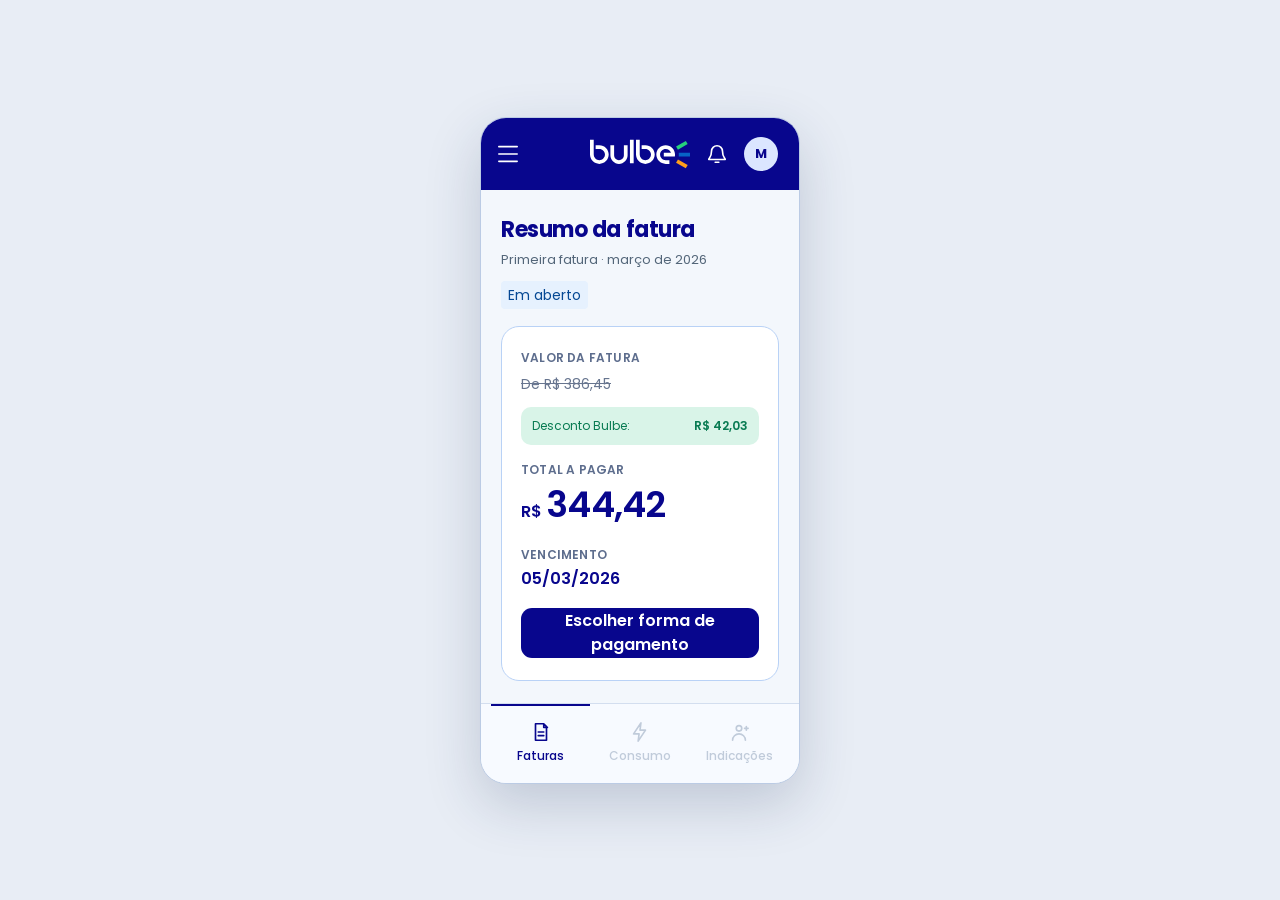
<file: index.html>
<!DOCTYPE html>
<html lang="pt-BR">
<head>
  <meta charset="UTF-8">
  <meta name="viewport" content="width=device-width, initial-scale=1.0">
  <meta http-equiv="refresh" content="0; url=pages/hu01-resumo-primeira-fatura.html">
  <title>Bulbe Acompanha | Primeira fatura</title>
  <script>
    window.location.replace('pages/hu01-resumo-primeira-fatura.html');
  </script>
</head>
<body>
  <p>Abrindo a demonstração da primeira fatura…</p>
  <p><a href="pages/hu01-resumo-primeira-fatura.html">Se a tela não abrir automaticamente, acesse a demonstração da primeira fatura.</a></p>
</body>
</html>
</file>
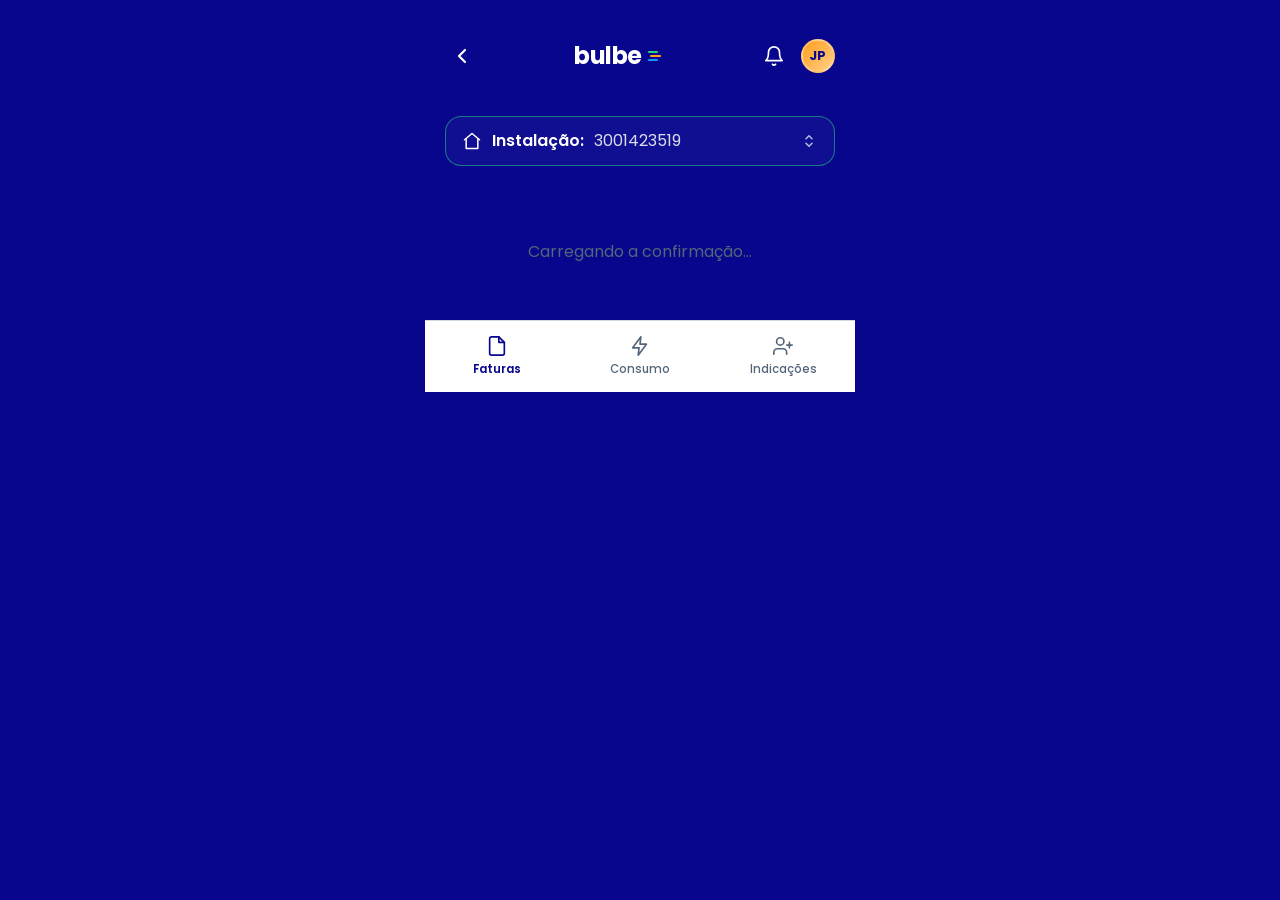
<file: pages/confirmacao-pagamento.html>
<!DOCTYPE html>
<html lang="pt-BR">
<head>
  <meta charset="UTF-8">
  <meta name="viewport" content="width=device-width, initial-scale=1.0">
  <meta name="theme-color" content="#08068D">
  <title>Bulbe | Confirmação do pagamento</title>
  <link rel="preconnect" href="https://fonts.googleapis.com">
  <link rel="preconnect" href="https://fonts.gstatic.com" crossorigin>
  <link href="https://fonts.googleapis.com/css2?family=Poppins:wght@400;500;600;700&display=swap" rel="stylesheet">
  <link rel="stylesheet" href="../assets/css/bulbe.css">
  <link rel="stylesheet" href="../assets/css/confirmacao-pagamento.css">
</head>
<body class="bulbe">
  <div class="app">

    <!-- Topo -->
    <header class="app-topo">
      <a class="app-topo__botao" href="../index.html" aria-label="Voltar para minhas faturas">
        <svg width="24" height="24" viewBox="0 0 24 24" fill="none" stroke="currentColor" stroke-width="2.2" stroke-linecap="round" stroke-linejoin="round">
          <path d="m14 6-6 6 6 6"/>
        </svg>
      </a>

      <p class="logo">
        bulbe
        <svg width="18" height="18" viewBox="0 0 18 18" fill="none" aria-hidden="true">
          <path d="M3 5h8" stroke="#26D07C" stroke-width="2.2" stroke-linecap="round"/>
          <path d="M5 9h9" stroke="#FF9E1B" stroke-width="2.2" stroke-linecap="round"/>
          <path d="M3 13h8" stroke="#0D99FF" stroke-width="2.2" stroke-linecap="round"/>
        </svg>
        <span class="visualmente-oculto">Bulbe Energia</span>
      </p>

      <div style="display:flex;align-items:center;gap:10px">
        <button class="app-topo__botao" type="button" aria-label="Notificações">
          <svg width="22" height="22" viewBox="0 0 24 24" fill="none" stroke="currentColor" stroke-width="1.8" stroke-linecap="round" stroke-linejoin="round">
            <path d="M18 8A6 6 0 1 0 6 8c0 7-3 9-3 9h18s-3-2-3-9"/>
            <path d="M13.7 21a2 2 0 0 1-3.4 0"/>
          </svg>
        </button>
        <p class="avatar" id="avatar" aria-hidden="true">JP</p>
      </div>
    </header>

    <!-- Instalação -->
    <p class="instalacao">
      <svg width="20" height="20" viewBox="0 0 24 24" fill="none" stroke="currentColor" stroke-width="1.8" stroke-linecap="round" stroke-linejoin="round" aria-hidden="true">
        <path d="M3 10.5 12 3l9 7.5"/><path d="M5 9.5V21h14V9.5"/>
      </svg>
      <strong>Instalação:</strong> <span id="instalacao-numero">3001423519</span>
      <svg class="instalacao__seta" width="18" height="18" viewBox="0 0 24 24" fill="none" stroke="currentColor" stroke-width="2" stroke-linecap="round" stroke-linejoin="round" aria-hidden="true">
        <path d="m8 9 4-4 4 4"/><path d="m16 15-4 4-4-4"/>
      </svg>
    </p>

    <main id="conteudo">
      <p class="estado" id="estado">Carregando a confirmação…</p>
    </main>

    <!-- Navegação -->
    <nav class="app-nav" aria-label="Navegação principal">
      <a href="../index.html" aria-current="page">
        <svg width="22" height="22" viewBox="0 0 24 24" fill="none" stroke="currentColor" stroke-width="1.8" stroke-linecap="round" stroke-linejoin="round" aria-hidden="true">
          <path d="M14 2H6a2 2 0 0 0-2 2v16a2 2 0 0 0 2 2h12a2 2 0 0 0 2-2V8z"/><path d="M14 2v6h6"/>
        </svg>
        Faturas
      </a>
      <a href="../index.html">
        <svg width="22" height="22" viewBox="0 0 24 24" fill="none" stroke="currentColor" stroke-width="1.8" stroke-linecap="round" stroke-linejoin="round" aria-hidden="true">
          <path d="M13 2 4 14h7l-1 8 9-12h-7z"/>
        </svg>
        Consumo
      </a>
      <a href="../index.html">
        <svg width="22" height="22" viewBox="0 0 24 24" fill="none" stroke="currentColor" stroke-width="1.8" stroke-linecap="round" stroke-linejoin="round" aria-hidden="true">
          <path d="M16 21v-2a4 4 0 0 0-4-4H6a4 4 0 0 0-4 4v2"/><circle cx="9" cy="7" r="4"/><path d="M19 8v6M22 11h-6"/>
        </svg>
        Indicações
      </a>
    </nav>

  </div>

  <script type="module" src="../assets/js/confirmacao-pagamento.js"></script>
</body>
</html>
</file>
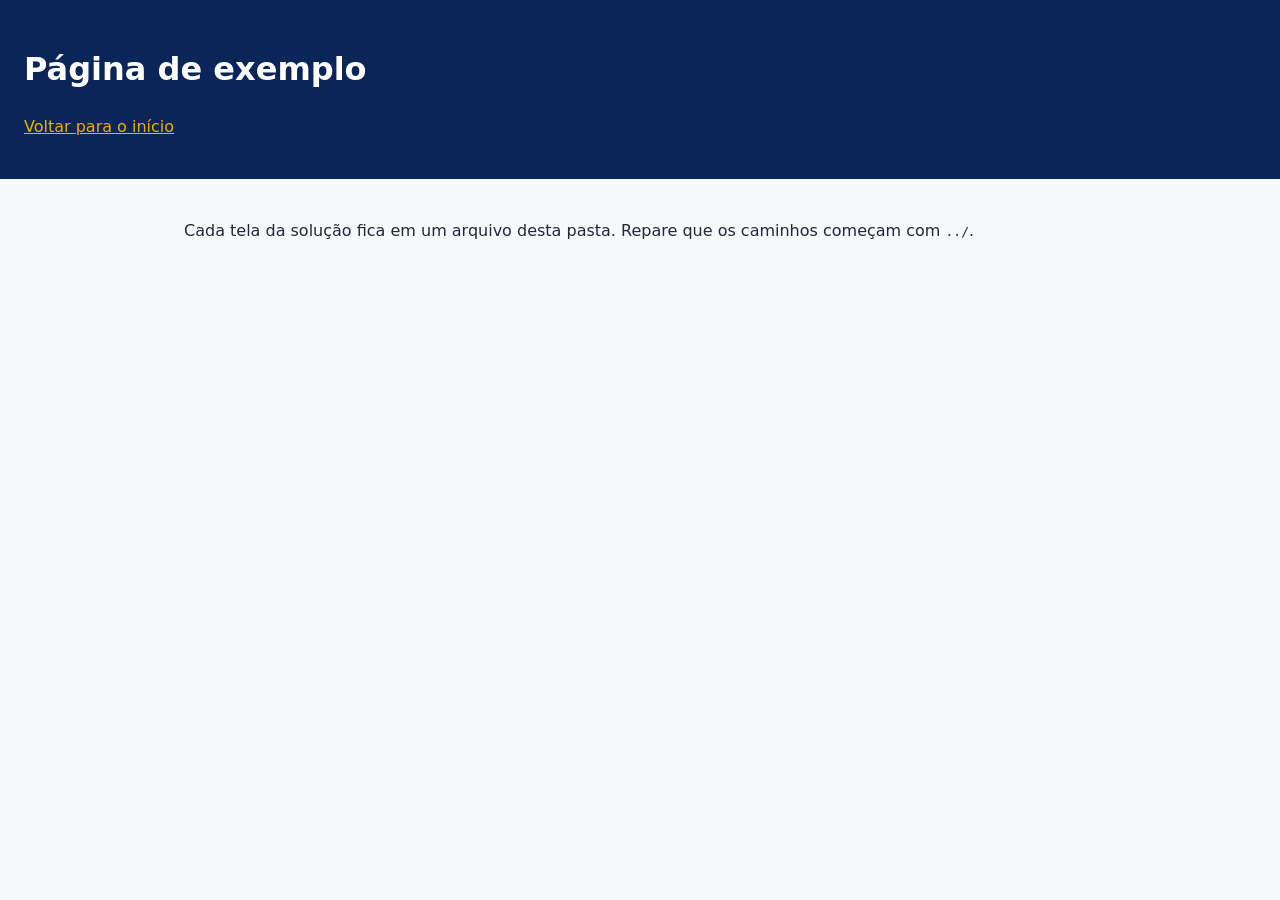
<file: pages/exemplo.html>
<!DOCTYPE html>
<html lang="pt-BR">
<head>
  <meta charset="UTF-8">
  <meta name="viewport" content="width=device-width, initial-scale=1.0">
  <title>Bulbe | Página de exemplo</title>
  <link rel="stylesheet" href="../assets/css/style.css">
</head>
<body>
  <header class="topo">
    <h1>Página de exemplo</h1>
    <p><a href="../index.html">Voltar para o início</a></p>
  </header>
  <main>
    <p>Cada tela da solução fica em um arquivo desta pasta. Repare que os caminhos começam com <code>../</code>.</p>
  </main>
</body>
</html>
</file>
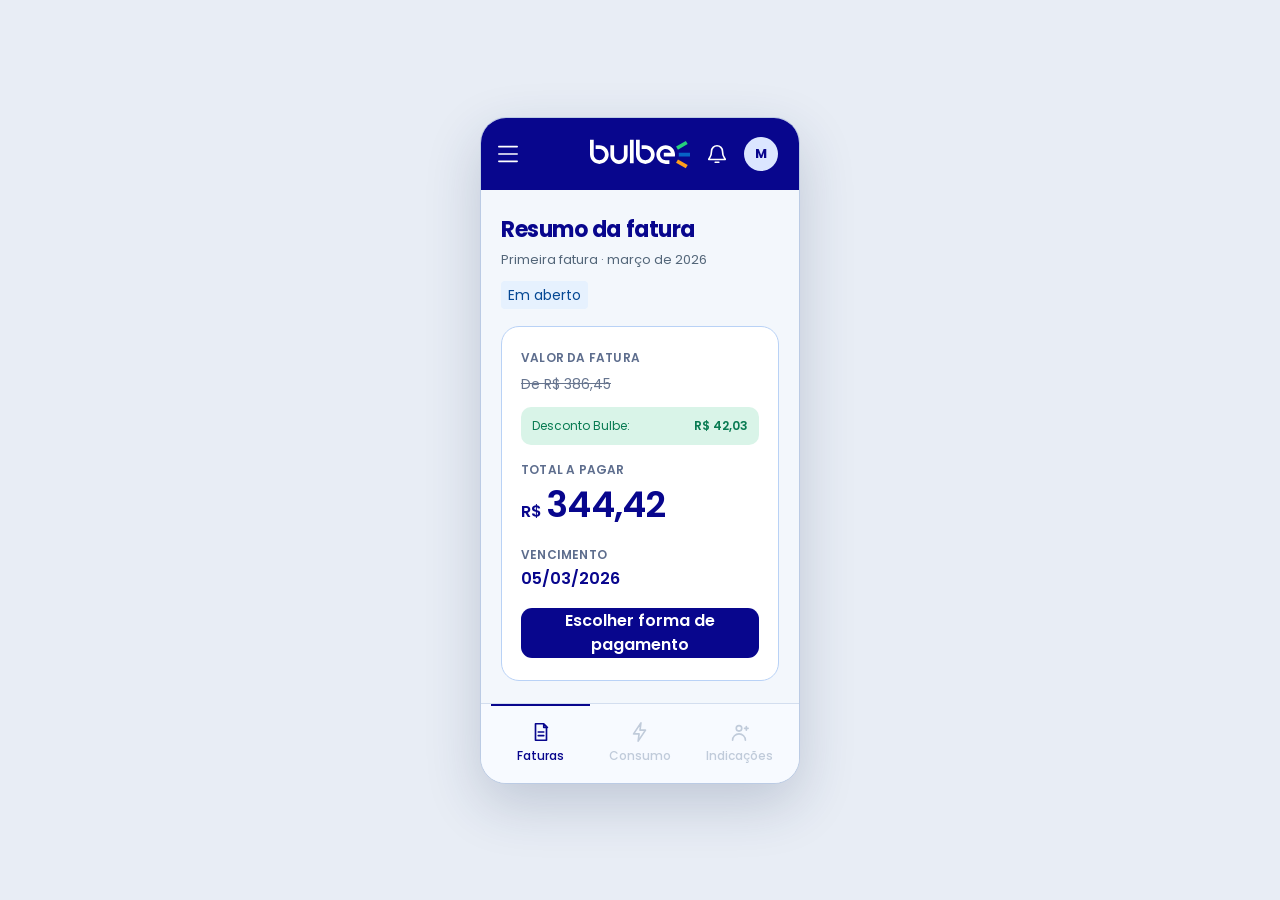
<file: pages/hu01-resumo-primeira-fatura.html>
<!DOCTYPE html>
<html lang="pt-BR">
<head>
  <meta charset="UTF-8">
  <meta name="viewport" content="width=device-width, initial-scale=1.0, viewport-fit=cover">
  <meta name="theme-color" content="#08068d">
  <title>Bulbe | Resumo da primeira fatura</title>
  <link rel="stylesheet" href="../assets/css/app-shell.css?v=bulbe-type-2">
  <link rel="stylesheet" href="../assets/css/hu01.css?v=hu01-tipografia-3">
  <link rel="stylesheet" href="../assets/css/typography.css?v=bulbe-type-2">
</head>
<body class="app-page">
  <div class="app-shell" aria-label="Aplicativo Bulbe">
    <header class="app-header">
      <button class="icon-button menu-button" type="button" data-action="menu" aria-label="Menu">
        <svg viewBox="0 0 24 24" aria-hidden="true"><path d="M2 4h20M2 12h20M2 20h20" /></svg>
      </button>

      <a class="brand" href="../index.html" aria-label="Bulbe, página inicial">
        <span class="brand-name">bulbe</span><span class="brand-mark" aria-hidden="true"><i></i><i></i><i></i></span>
      </a>

      <div class="header-actions">
        <button class="icon-button" type="button" data-action="notifications" aria-label="Notificações">
          <svg viewBox="0 0 24 24" aria-hidden="true"><path d="M18 9a6 6 0 0 0-12 0c0 7-3 7-3 9h18c0-2-3-2-3-9M10 21h4" /></svg>
        </button>
        <button class="profile-button" type="button" data-action="profile" aria-label="Perfil de Marina">M</button>
      </div>
    </header>

    <main class="screen-content">
      <section class="screen-heading" aria-labelledby="screen-title">
        <h1 id="screen-title">Resumo da fatura</h1>
        <p data-field="referencia">—</p>
        <span class="status-pill" id="invoice-status" data-field="status">—</span>
      </section>

      <section class="invoice-card" aria-labelledby="invoice-card-title">
        <h2 id="invoice-card-title" class="sr-only">Valor da primeira fatura</h2>

        <div class="label-row">
          <span>Valor da fatura</span>
        </div>
        <p class="original-value" id="original-value" data-field="original">—</p>

        <div class="discount-row">
          <span>Desconto Bulbe:</span>
          <strong id="discount-value" data-field="desconto">—</strong>
        </div>

        <div class="total-block">
          <span class="total-label">Total a pagar</span>
          <strong class="total-value" id="total-value" data-field="total">—</strong>
        </div>

        <div class="due-date">
          <span>Vencimento</span>
          <strong id="due-date" data-field="vencimento">—</strong>
        </div>

        <button class="primary-button" type="button" data-action="payment" data-requires-invoice disabled>Escolher forma de pagamento</button>
      </section>

      <section class="composition-card" aria-labelledby="composition-title">
        <div>
          <h2 id="composition-title">Composição da fatura</h2>
          <p>Entenda como o valor foi calculado.</p>
        </div>
        <button class="secondary-button" type="button" data-action="details">Ver detalhes da fatura</button>
      </section>

    </main>

    <nav class="bottom-nav" aria-label="Navegação principal">
      <button class="nav-item is-active" type="button" data-tab="faturas" aria-current="page">
        <svg viewBox="0 0 24 24" aria-hidden="true"><path d="M6 3h9l3 3v15H6zM15 3v4h4M9 12h6M9 16h6" /></svg>
        <span>Faturas</span>
      </button>
      <button class="nav-item" type="button" data-tab="consumo">
        <svg viewBox="0 0 24 24" aria-hidden="true"><path d="m13 2-8 12h6l-1 8 8-12h-6z" /></svg>
        <span>Consumo</span>
      </button>
      <button class="nav-item" type="button" data-tab="indicacoes">
        <svg viewBox="0 0 24 24" aria-hidden="true"><circle cx="12" cy="8" r="3" /><path d="M5 21a7 7 0 0 1 14 0M18 8h4M20 6v4" /></svg>
        <span>Indicações</span>
      </button>
    </nav>
    <p class="screen-feedback" id="screen-feedback" role="status" aria-live="polite"></p>
  </div>

  <script type="module" src="../assets/js/hu01.js?v=valor-figma-1"></script>
</body>
</html>
</file>
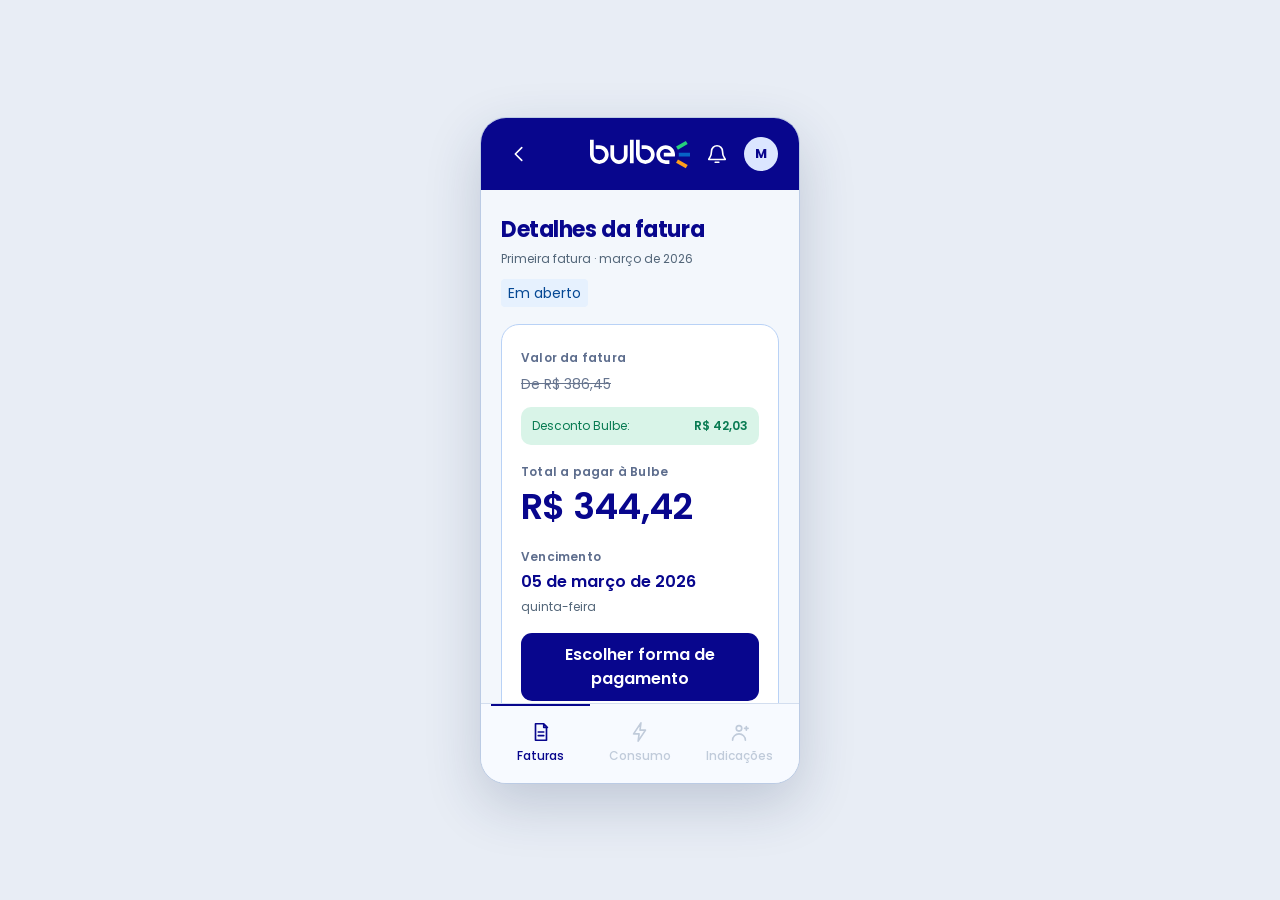
<file: pages/hu02-composicao-vencimento.html>
<!DOCTYPE html>
<html lang="pt-BR">
<head>
  <meta charset="UTF-8">
  <meta name="viewport" content="width=device-width, initial-scale=1.0, viewport-fit=cover">
  <title>Bulbe – Fatura</title>
<link rel="stylesheet" href="../assets/css/hu02.css?v=bulbe-type-2">
  <link rel="stylesheet" href="../assets/css/app-shell.css?v=bulbe-type-2">
  <link rel="stylesheet" href="../assets/css/typography.css?v=bulbe-type-2">
</head>
<body class="app-page">
  <div class="app-shell" aria-label="Aplicativo Bulbe">

    <!-- Cabeçalho (comum às duas telas) -->
    <header class="app-header">
      <button class="icon-button" type="button" data-action="back" id="btn-voltar-topo" aria-label="Voltar">
        <svg viewBox="0 0 24 24" aria-hidden="true"><path d="M15 5 8 12l7 7" /></svg>
      </button>

      <a class="brand" href="../index.html" aria-label="Bulbe, página inicial">
        <span class="brand-name">bulbe</span><span class="brand-mark" aria-hidden="true"><i></i><i></i><i></i></span>
      </a>

      <div class="header-actions">
        <button class="icon-button" type="button" data-action="notifications" aria-label="Notificações">
          <svg viewBox="0 0 24 24" aria-hidden="true"><path d="M18 9a6 6 0 0 0-12 0c0 7-3 7-3 9h18c0-2-3-2-3-9M10 21h4" /></svg>
        </button>
        <button class="profile-button" type="button" data-action="profile" aria-label="Perfil de Marina">M</button>
      </div>
    </header>

    <main class="screen-content">

      <!-- ============ TELA 1: Detalhes da fatura ============ -->
      <section class="tela ativa" id="tela-detalhes">
        <h1 class="titulo">Detalhes da fatura</h1>
        <p class="subtitulo" data-field="referencia">—</p>
        <span class="status-pill" data-field="status">—</span>

        <div class="card resumo-fatura">
          <span class="rotulo-caps">Valor da fatura</span>
          <p class="valor-de" data-field="original">—</p>

          <div class="economia">
            <span>Desconto Bulbe:</span>
            <strong data-field="desconto">—</strong>
          </div>

          <div class="total-detalhes">
            <span class="rotulo-caps">Total a pagar à Bulbe</span>
            <p class="valor-por" data-field="total">—</p>
          </div>

          <div class="vencimento">
            <span class="vencimento-rotulo">Vencimento</span>
            <span class="vencimento-data" data-field="vencimentoLongo">—</span>
            <span class="vencimento-dia" data-field="diaSemana">—</span>
          </div>

          <button class="btn btn-primario" data-requires-invoice disabled>Escolher forma de pagamento</button>
        </div>

        <button class="btn btn-secundario" id="btn-ver-composicao">Ver composição da fatura</button>

        <div class="card">
          <h2 class="card-titulo">Como funciona sua primeira cobrança?</h2>
          <p class="texto-cinza">Entenda como seu consumo e seu desconto entram na fatura.</p>

          <div class="passo">
            <p class="passo-titulo">1 · A CEMIG lê seu medidor</p>
            <p class="texto-cinza">A CEMIG continua medindo seu consumo de energia.</p>
          </div>
          <div class="passo">
            <p class="passo-titulo">2 · A Bulbe aplica seu desconto</p>
            <p class="texto-cinza">Parte da energia vem das usinas da Bulbe com desconto. Assim você economiza.</p>
          </div>
          <div class="passo">
            <p class="passo-titulo">3 · Você paga só para a Bulbe</p>
            <p class="texto-cinza">Você paga uma única fatura à Bulbe, que inclui e repassa a parte da CEMIG.</p>
          </div>
          <div class="passo">
            <p class="passo-titulo">4 · Por que a primeira é diferente?</p>
            <p class="texto-cinza">Ela pode incluir dias proporcionais à sua entrada e ajustes no desconto.</p>
          </div>
        </div>

        <p class="rodape-aviso">Dados ilustrativos do protótipo.</p>
      </section>

      <!-- ============ TELA 2: Composição da fatura ============ -->
      <section class="tela" id="tela-composicao">
        <h1 class="titulo">Composição da fatura</h1>
        <p class="subtitulo" data-field="referencia">—</p>

        <div class="card">
          <h2 class="card-titulo">Energia que você usou</h2>
          <p class="texto-cinza">Cobrança de energia antes do desconto Bulbe.</p>
          <div class="divisor"></div>
          <div class="linha">
            <span class="linha-forte">Subtotal de energia</span>
            <span class="valor-forte" data-field="energia">—</span>
          </div>
          <p class="texto-cinza">O desconto Bulbe aparece separado abaixo e já está incluído no total a pagar.</p>
        </div>

        <div class="card">
          <h2 class="card-titulo">Taxas e impostos obrigatórios</h2>
          <p class="texto-cinza">Incluem iluminação pública e tributos sobre a energia.</p>
          <div class="linha">
            <span class="texto-cinza">Iluminação pública</span>
            <span class="valor-forte" data-field="iluminacao">—</span>
          </div>
          <div class="linha">
            <span class="texto-cinza">PIS/COFINS</span>
            <span class="valor-forte" data-field="tributos">—</span>
          </div>
          <div class="divisor"></div>
          <div class="linha">
            <span class="linha-forte">Subtotal de taxas</span>
            <span class="valor-forte" data-field="taxas">—</span>
          </div>
          <p class="texto-cinza">PIS/COFINS são tributos federais incluídos na cobrança.</p>
        </div>

        <div class="card">
          <h2 class="card-titulo verde">Desconto</h2>
          <p class="texto-cinza">Este valor já foi abatido do total.</p>
          <div class="linha">
            <span class="texto-cinza">Desconto Bulbe</span>
            <span class="valor-verde" data-field="descontoMenos">—</span>
          </div>
        </div>

        <div class="card">
          <h2 class="card-titulo">Resumo do cálculo</h2>
          <div class="linha">
            <span class="texto-cinza">Energia</span>
            <span class="valor-forte" data-field="energia">—</span>
          </div>
          <div class="linha">
            <span class="texto-cinza">Taxas e impostos</span>
            <span class="valor-forte" data-field="taxasSoma">—</span>
          </div>
          <div class="linha">
            <span class="texto-cinza">Desconto</span>
            <span class="valor-verde" data-field="descontoMenos">—</span>
          </div>
          <div class="divisor"></div>
          <div class="linha">
            <span class="linha-forte">Total a pagar</span>
            <span class="total" data-field="total">—</span>
          </div>
          <p class="vencimento-resumo" data-field="vencimentoResumo">—</p>
        </div>

        <button class="btn btn-primario" data-requires-invoice disabled>Escolher forma de pagamento</button>
        <button class="btn btn-secundario" id="btn-voltar-detalhes">Voltar para detalhes e vencimento</button>

        <p class="rodape-aviso">Dados ilustrativos do protótipo.</p>
      </section>

    </main>

    <!-- Menu inferior (comum às duas telas) -->
    <nav class="bottom-nav" aria-label="Navegação principal">
      <button class="nav-item is-active" type="button" data-tab="faturas" aria-current="page">
        <svg viewBox="0 0 24 24" aria-hidden="true"><path d="M6 3h9l3 3v15H6zM15 3v4h4M9 12h6M9 16h6" /></svg>
        <span>Faturas</span>
      </button>
      <button class="nav-item" type="button" data-tab="consumo">
        <svg viewBox="0 0 24 24" aria-hidden="true"><path d="m13 2-8 12h6l-1 8 8-12h-6z" /></svg>
        <span>Consumo</span>
      </button>
      <button class="nav-item" type="button" data-tab="indicacoes">
        <svg viewBox="0 0 24 24" aria-hidden="true"><circle cx="12" cy="8" r="3" /><path d="M5 21a7 7 0 0 1 14 0M18 8h4M20 6v4" /></svg>
        <span>Indicações</span>
      </button>
    </nav>

  </div>

  <script type="module" src="../assets/js/hu02.js?v=fluxo-1"></script>
</body>
</html>
</file>
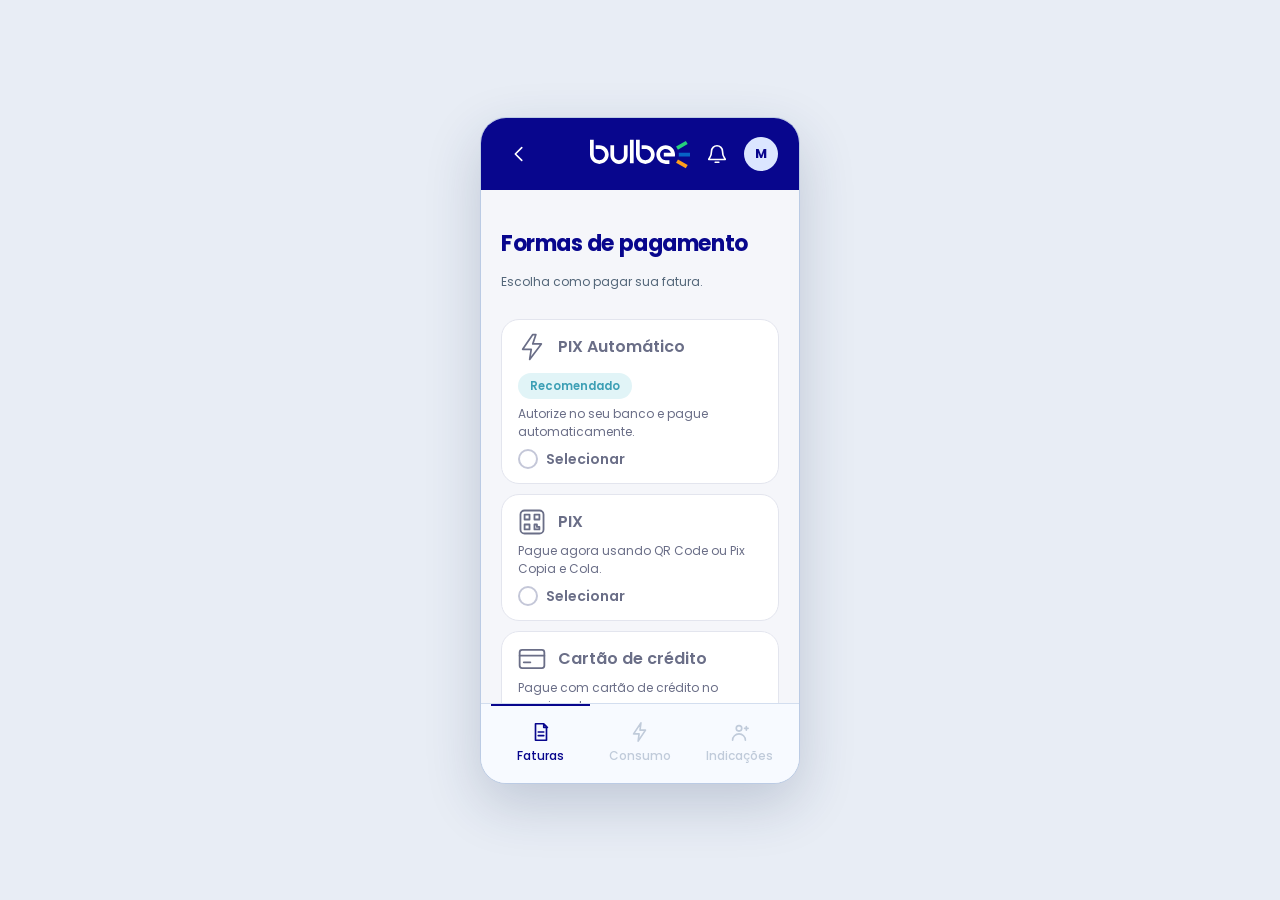
<file: pages/hu03-formas-pagamento.html>
<!DOCTYPE html>
<html lang="pt-BR">
<head>
  <meta charset="UTF-8">
  <meta name="viewport" content="width=device-width, initial-scale=1.0, viewport-fit=cover">
  <title>Bulbe | Formas de pagamento</title>
  <link rel="stylesheet" href="../assets/css/hu03.css?v=cards-largura-1">
  <link rel="stylesheet" href="../assets/css/app-shell.css?v=bulbe-type-2">
  <script type="module" src="../assets/js/hu03.js?v=fluxo-1"></script>
  <link rel="stylesheet" href="../assets/css/typography.css?v=bulbe-type-2">
</head>
<body class="app-page">
  <div class="app-shell" aria-label="Aplicativo Bulbe">
    <header class="app-header">
      <button class="icon-button" type="button" data-action="back" id="voltar" aria-label="Voltar">
        <svg viewBox="0 0 24 24" aria-hidden="true"><path d="M15 5 8 12l7 7" /></svg>
      </button>

      <a class="brand" href="../index.html" aria-label="Bulbe, página inicial">
        <span class="brand-name">bulbe</span><span class="brand-mark" aria-hidden="true"><i></i><i></i><i></i></span>
      </a>

      <div class="header-actions">
        <button class="icon-button" type="button" data-action="notifications" id="notificacoes" aria-label="Notificações">
          <svg viewBox="0 0 24 24" aria-hidden="true"><path d="M18 9a6 6 0 0 0-12 0c0 7-3 7-3 9h18c0-2-3-2-3-9M10 21h4" /></svg>
        </button>
        <button class="profile-button" type="button" data-action="profile" id="perfil" aria-label="Perfil de Marina">M</button>
      </div>
    </header>

    <main class="screen-content">
      <h1>Formas de pagamento</h1>
      <p class="subtitulo">Escolha como pagar sua fatura.</p>

      <form id="formulario">
        <fieldset>
          <legend class="somente-leitor">Escolha uma forma de pagamento</legend>

          <label class="opcao">
            <input type="radio" name="pagamento" value="automatico" checked>
            <span class="conteudo">
              <span class="linha-titulo">
                <svg class="icone" viewBox="0 0 32 36" aria-hidden="true">
                  <path d="m17 2-13 19h11l-2 13L28 14H17l4-12Z"/>
                </svg>
                <strong>PIX Automático</strong>
                <span class="recomendado">Recomendado</span>
              </span>
              <span class="descricao">Autorize no seu banco e pague automaticamente.</span>
              <span class="selecao">
                <span class="circulo"></span>
                <span class="texto-selecao">Selecionado</span>
              </span>
            </span>
          </label>

          <label class="opcao">
            <input type="radio" name="pagamento" value="pix">
            <span class="conteudo">
              <span class="linha-titulo">
                <svg class="icone" viewBox="0 0 34 34" aria-hidden="true">
                  <rect x="3" y="3" width="28" height="28" rx="5"/>
                  <path d="M8 8h6v6H8zM20 8h6v6h-6zM8 20h6v6H8zM20 20h3v3h3v3h-6z"/>
                </svg>
                <strong>PIX</strong>
              </span>
              <span class="descricao">Pague agora usando QR Code ou Pix Copia e Cola.</span>
              <span class="selecao">
                <span class="circulo"></span>
                <span class="texto-selecao">Selecionar</span>
              </span>
            </span>
          </label>

          <label class="opcao">
            <input type="radio" name="pagamento" value="credito">
            <span class="conteudo">
              <span class="linha-titulo">
                <svg class="icone" viewBox="0 0 34 28" aria-hidden="true">
                  <rect x="2" y="3" width="30" height="22" rx="3"/>
                  <path d="M2 10h30M7 18h8"/>
                </svg>
                <strong>Cartão de crédito</strong>
              </span>
              <span class="descricao">Pague com cartão de crédito no vencimento.</span>
              <span class="selecao">
                <span class="circulo"></span>
                <span class="texto-selecao">Selecionar</span>
              </span>
            </span>
          </label>

          <label class="opcao">
            <input type="radio" name="pagamento" value="debito">
            <span class="conteudo">
              <span class="linha-titulo">
                <svg class="icone" viewBox="0 0 34 28" aria-hidden="true">
                  <rect x="2" y="3" width="30" height="22" rx="3"/>
                  <path d="M2 10h30M7 18h8"/>
                </svg>
                <strong>Cartão de débito</strong>
              </span>
              <span class="descricao">Pague com cartão de débito no vencimento.</span>
              <span class="selecao">
                <span class="circulo"></span>
                <span class="texto-selecao">Selecionar</span>
              </span>
            </span>
          </label>

          <label class="opcao">
            <input type="radio" name="pagamento" value="boleto">
            <span class="conteudo">
              <span class="linha-titulo">
                <svg class="icone" viewBox="0 0 32 36" aria-hidden="true">
                  <rect x="6" y="2" width="21" height="32" rx="2"/>
                  <path d="M11 7v22M16 7v22M21 7v22"/>
                </svg>
                <strong>Boleto bancário</strong>
              </span>
              <span class="descricao">Receba no e-mail e pague em qualquer banco.</span>
              <span class="selecao">
                <span class="circulo"></span>
                <span class="texto-selecao">Selecionar</span>
              </span>
            </span>
          </label>
        </fieldset>

        <button type="submit" data-requires-invoice disabled class="botao-principal">Continuar</button>

        <p class="rodape">Você pode mudar a forma de pagamento depois.</p>
      </form>
    </main>

    <!-- Menu inferior -->
    <nav class="bottom-nav" aria-label="Navegação principal">
      <button class="nav-item is-active" type="button" data-tab="faturas" id="menu-faturas" aria-current="page">
        <svg viewBox="0 0 24 24" aria-hidden="true"><path d="M6 3h9l3 3v15H6zM15 3v4h4M9 12h6M9 16h6" /></svg>
        <span>Faturas</span>
      </button>
      <button class="nav-item" type="button" data-tab="consumo" id="menu-consumo">
        <svg viewBox="0 0 24 24" aria-hidden="true"><path d="m13 2-8 12h6l-1 8 8-12h-6z" /></svg>
        <span>Consumo</span>
      </button>
      <button class="nav-item" type="button" data-tab="indicacoes" id="menu-indicacoes">
        <svg viewBox="0 0 24 24" aria-hidden="true"><circle cx="12" cy="8" r="3" /><path d="M5 21a7 7 0 0 1 14 0M18 8h4M20 6v4" /></svg>
        <span>Indicações</span>
      </button>
    </nav>
  </div>

</body>
</html>
</file>
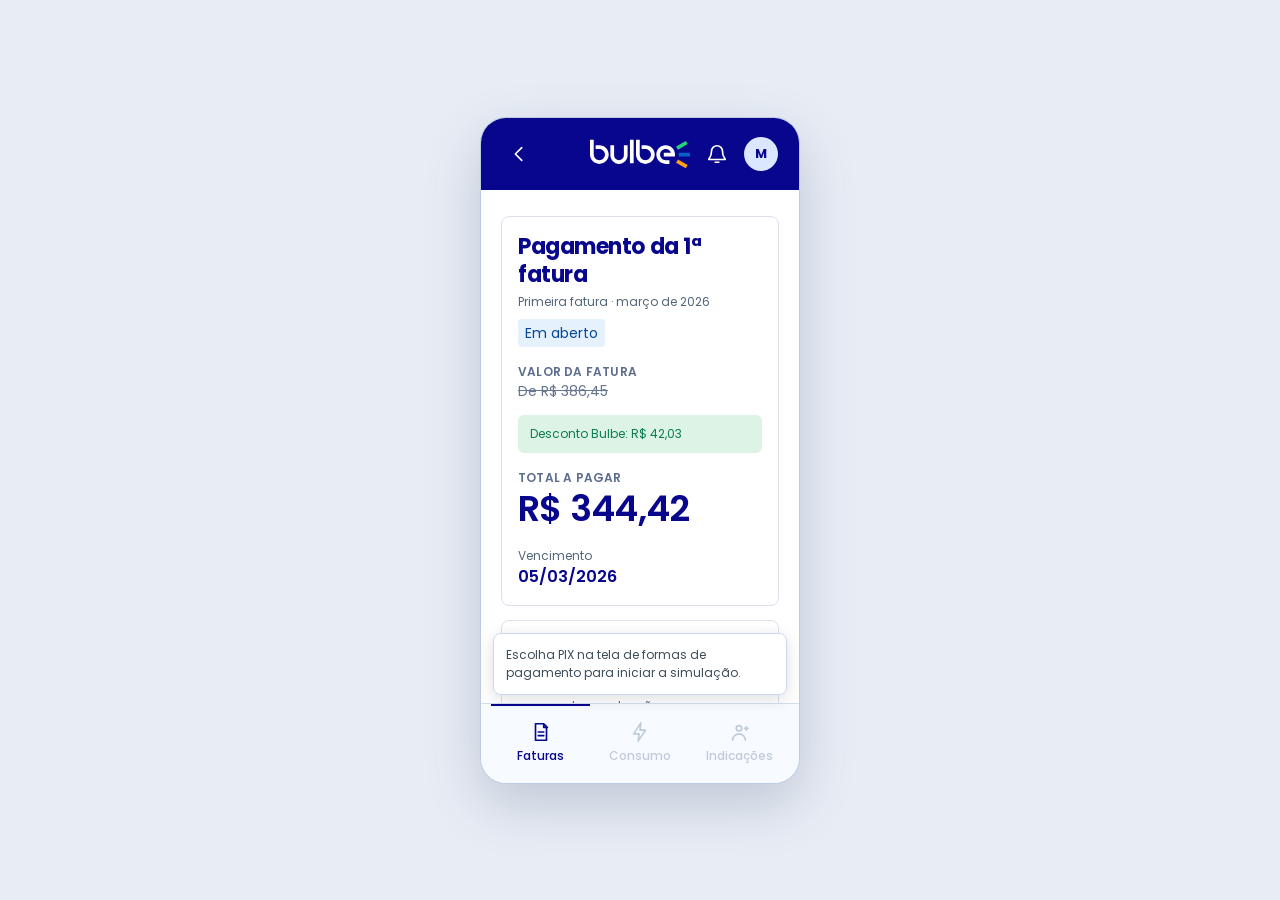
<file: pages/hu04-pagamento-pix.html>
<!doctype html>
<html lang="pt-BR">
<head>
<meta charset="utf-8">
<meta name="viewport" content="width=device-width, initial-scale=1, viewport-fit=cover">
<title>Bulbe Acompanha — Pagamento via PIX</title>
<link rel="stylesheet" href="../assets/css/hu04.css?v=bulbe-type-2">
<link rel="stylesheet" href="../assets/css/app-shell.css?v=bulbe-type-2">
  <link rel="stylesheet" href="../assets/css/typography.css?v=bulbe-type-2">
</head>
<body class="app-page">
<div class="app-shell" aria-label="Aplicativo Bulbe">
    <header class="app-header">
      <button class="icon-button" type="button" data-action="back" aria-label="Voltar">
        <svg viewBox="0 0 24 24" aria-hidden="true"><path d="M15 5 8 12l7 7" /></svg>
      </button>

      <a class="brand" href="../index.html" aria-label="Bulbe, página inicial">
        <span class="brand-name">bulbe</span><span class="brand-mark" aria-hidden="true"><i></i><i></i><i></i></span>
      </a>

      <div class="header-actions">
        <button class="icon-button" type="button" data-action="notifications" aria-label="Notificações">
          <svg viewBox="0 0 24 24" aria-hidden="true"><path d="M18 9a6 6 0 0 0-12 0c0 7-3 7-3 9h18c0-2-3-2-3-9M10 21h4" /></svg>
        </button>
        <button class="profile-button" type="button" data-action="profile" aria-label="Perfil de Marina">M</button>
      </div>
    </header>

  <main class="screen-content">
    <section class="card">
      <div class="linha">
        <div><h1>Pagamento da 1ª fatura</h1><p class="sub" data-field="referencia">—</p></div>
        <span class="status-pill" data-field="status">—</span>
      </div>
      <div><span class="rot">Valor da fatura</span><div class="de" data-field="original">—</div></div>
      <div class="desc" data-field="descontoTexto">—</div>
      <div><span class="rot">Total a pagar</span><div class="total" data-field="total">—</div></div>
      <div><span class="sub">Vencimento</span><div class="venc" data-field="vencimento">—</div></div>
    </section>

    <section class="card">
      <div class="pix">
        <div class="pix-i"><svg width="22" height="22" viewBox="0 0 24 24" fill="none" stroke="#0B7F4B" stroke-width="2" stroke-linecap="round" stroke-linejoin="round"><path d="M8 6.5l2.6-2.6a2 2 0 0 1 2.8 0L16 6.5M8 17.5l2.6 2.6a2 2 0 0 0 2.8 0l2.6-2.6M6.5 8l-2.6 2.6a2 2 0 0 0 0 2.8L6.5 16M17.5 8l2.6 2.6a2 2 0 0 1 0 2.8L17.5 16"/></svg></div>
        <div><h2>Pague com PIX</h2><p>Veja como o pagamento seria apresentado nesta demonstração.</p></div>
      </div>
      <div class="qr"><svg viewBox="0 0 29 29" shape-rendering="crispEdges" role="img" aria-label="QR Code ilustrativo do PIX"><path id="qr" fill="#11167F"/></svg></div>
      <span class="nota">QR Code fictício · não escaneável · apenas demonstração</span>
      <div class="ou">ou copie o código</div>
      <div><b style="font-size:13px;color:var(--titulo)">PIX Copia e Cola</b>
        <p class="cod" id="codigo" data-field="pix">—</p></div>
      <button class="btn b1" id="copiar" data-requires-invoice disabled>Copiar código</button>
      <div>
        <div class="info" data-field="validadePix">—</div>
        <div class="info">Código fictício, apenas para demonstração.</div>
      </div>
    </section>

    <section class="card">
      <h2>Como pagar, passo a passo</h2>
      <div class="passo"><div class="n">1</div><div><b>Abra o app do seu banco</b><span>Entre na área de pagamentos e escolha a opção PIX.</span></div></div>
      <div class="passo"><div class="n">2</div><div><b>Leia o QR Code ou use o Copia e Cola</b><span>Aponte a câmera para o QR Code ou cole o código que você copiou acima.</span></div></div>
      <div class="passo"><div class="n">3</div><div><b>Confira os dados</b><span data-field="conferirPix">—</span></div></div>
      <div class="passo"><div class="n">4</div><div><b>Confirme o pagamento</b><span>Valide com sua senha ou biometria. Pronto, é só isso.</span></div></div>
    </section>

    <section class="depois">
      <h2>Depois de pagar</h2>
      <p class="nota">Esta é uma demonstração: nenhum pagamento real será realizado.</p>
      <button class="btn b1" id="verificar" data-requires-invoice disabled>Simular confirmação do pagamento</button>
      <p class="ret" id="ret" role="status" hidden>Confirmação fictícia registrada nesta demonstração; nenhum pagamento foi enviado ou reconhecido por um banco.</p>
      <a href="hu01-resumo-primeira-fatura.html" data-route="resumo" class="btn b2">Ver minhas faturas</a>
    </section>

    <section class="duv">
      <div class="duv-i" aria-hidden="true">?</div>
      <div class="duv-t"><b>Dúvidas?</b><span>Fale com a gente e tire suas dúvidas sobre o pagamento.</span></div>
      <button class="btn b1" data-action="support">Falar com suporte</button>
    </section>
  </main>

    <nav class="bottom-nav" aria-label="Navegação principal">
      <button class="nav-item is-active" type="button" data-tab="faturas" aria-current="page">
        <svg viewBox="0 0 24 24" aria-hidden="true"><path d="M6 3h9l3 3v15H6zM15 3v4h4M9 12h6M9 16h6" /></svg>
        <span>Faturas</span>
      </button>
      <button class="nav-item" type="button" data-tab="consumo">
        <svg viewBox="0 0 24 24" aria-hidden="true"><path d="m13 2-8 12h6l-1 8 8-12h-6z" /></svg>
        <span>Consumo</span>
      </button>
      <button class="nav-item" type="button" data-tab="indicacoes">
        <svg viewBox="0 0 24 24" aria-hidden="true"><circle cx="12" cy="8" r="3" /><path d="M5 21a7 7 0 0 1 14 0M18 8h4M20 6v4" /></svg>
        <span>Indicações</span>
      </button>
    </nav>
  <p id="nav-feedback" role="status" aria-live="polite" hidden></p>
</div>

<script type="module" src="../assets/js/hu04.js?v=copia-2"></script>
</body>
</html>
</file>
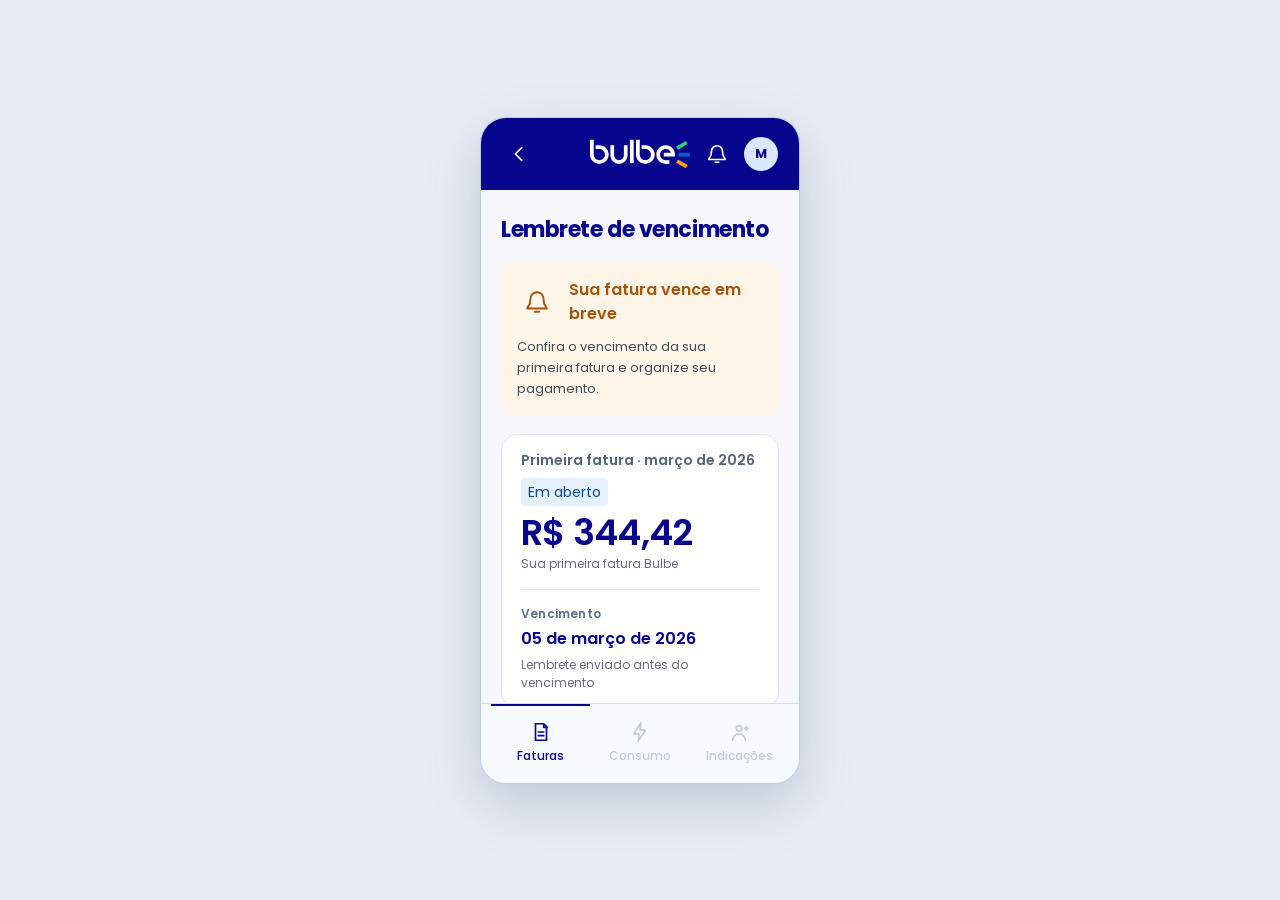
<file: pages/hu05-lembrete-vencimento.html>
<!DOCTYPE html>
<html lang="pt-BR">
<head>
  <meta charset="UTF-8">
  <meta name="viewport" content="width=device-width, initial-scale=1, viewport-fit=cover">
  <meta name="theme-color" content="#08068d">
  <title>Bulbe | Lembrete de vencimento</title>
  <link rel="stylesheet" href="../assets/css/app-shell.css?v=bulbe-type-2">
  <link rel="stylesheet" href="../assets/css/hu05.css?v=bulbe-poppins-1">
  <script type="module" src="../assets/js/hu05.js?v=confirmacao-topo"></script>
  <link rel="stylesheet" href="../assets/css/typography.css?v=bulbe-type-2">
</head>
<body class="app-page">
  <div class="app-shell" aria-label="Aplicativo Bulbe">
    <header class="app-header">
      <button class="icon-button" type="button" data-action="back" id="voltar" aria-label="Voltar">
        <svg viewBox="0 0 24 24" aria-hidden="true"><path d="M15 5 8 12l7 7" /></svg>
      </button>

      <a class="brand" href="../index.html" aria-label="Bulbe, página inicial">
        <span class="brand-name">bulbe</span><span class="brand-mark" aria-hidden="true"><i></i><i></i><i></i></span>
      </a>

      <div class="header-actions">
        <button class="icon-button" type="button" data-action="notifications" id="notificacoes" aria-label="Notificações">
          <svg viewBox="0 0 24 24" aria-hidden="true"><path d="M18 9a6 6 0 0 0-12 0c0 7-3 7-3 9h18c0-2-3-2-3-9M10 21h4" /></svg>
        </button>
        <button class="profile-button" type="button" data-action="profile" aria-label="Perfil de Marina, disponível em breve" title="Perfil ainda não implementado" disabled>M</button>
      </div>
    </header>

    <main class="screen-content" aria-labelledby="titulo-tela">
      <h1 id="titulo-tela">Lembrete de vencimento</h1>
      <section class="mensagem" aria-live="polite" aria-atomic="true">
        <div class="mensagem-titulo"><span class="simbolo" aria-hidden="true"><svg viewBox="0 0 24 24"><path class="simbolo-sino" d="M18 9a6 6 0 0 0-12 0c0 7-3 7-3 9h18c0-2-3-2-3-9M10 21h4"/><path class="simbolo-confirmado" d="m5 12 4 4L19 6"/></svg></span><h2 id="titulo-mensagem">Sua fatura vence em breve</h2></div>
        <p id="texto-mensagem">Confira o vencimento da sua primeira fatura e organize seu pagamento.</p>
      </section>
      <section class="fatura" aria-label="Sua primeira fatura Bulbe">
        <div class="fatura-topo"><h2 id="referencia-fatura" data-field="referencia">Carregando fatura…</h2><span class="status-pill" data-status-fatura data-field="status">—</span></div>
        <p class="valor" data-valor-fatura data-field="total">—</p>
        <p class="legenda">Sua primeira fatura Bulbe</p>
        <div class="vencimento"><p class="legenda">Vencimento</p><p class="data"><time data-vencimento-fatura data-field="vencimentoLongo">—</time></p><p class="nota">Lembrete enviado antes do vencimento</p></div>
      </section>
      <p id="erro-fatura" class="nota" role="alert" hidden></p>
      <button id="tentar-novamente" class="botao secundario" type="button" hidden>Tentar novamente</button>
      <div id="acoes" class="acoes">
        <button id="confirmar" class="botao primario" type="button" disabled>Confirmar recebimento</button>
        <p>Confirme que você recebeu este lembrete.</p>
        <p>Esta ação não confirma o pagamento.</p>
      </div>
      <aside id="alerta" class="alerta" hidden>
        <img src="../assets/img/hu05/alerta.svg" width="22" height="22" alt="">
        <div><h2>Fatura em aberto</h2><p>O pagamento ainda precisa ser realizado. Confirmar o lembrete não quita a fatura.</p></div>
      </aside>
      <button id="ver-fatura" class="botao secundario" type="button" disabled>Ver fatura</button>
      <noscript><p class="nota">Ative o JavaScript para confirmar o recebimento deste lembrete.</p></noscript>
    </main>
    <nav class="bottom-nav" aria-label="Navegação principal">
      <button class="nav-item is-active" type="button" data-tab="faturas" id="nav-faturas" aria-current="page">
        <svg viewBox="0 0 24 24" aria-hidden="true"><path d="M6 3h9l3 3v15H6zM15 3v4h4M9 12h6M9 16h6" /></svg>
        <span>Faturas</span>
      </button>
      <button class="nav-item" type="button" data-tab="consumo" aria-label="Consumo">
        <svg viewBox="0 0 24 24" aria-hidden="true"><path d="m13 2-8 12h6l-1 8 8-12h-6z" /></svg>
        <span>Consumo</span>
      </button>
      <button class="nav-item" type="button" data-tab="indicacoes" aria-label="Indicações">
        <svg viewBox="0 0 24 24" aria-hidden="true"><circle cx="12" cy="8" r="3" /><path d="M5 21a7 7 0 0 1 14 0M18 8h4M20 6v4" /></svg>
        <span>Indicações</span>
      </button>
    </nav>
    <p id="nav-feedback" role="status" aria-live="polite" hidden></p>
      </div>
</body>
</html>
</file>
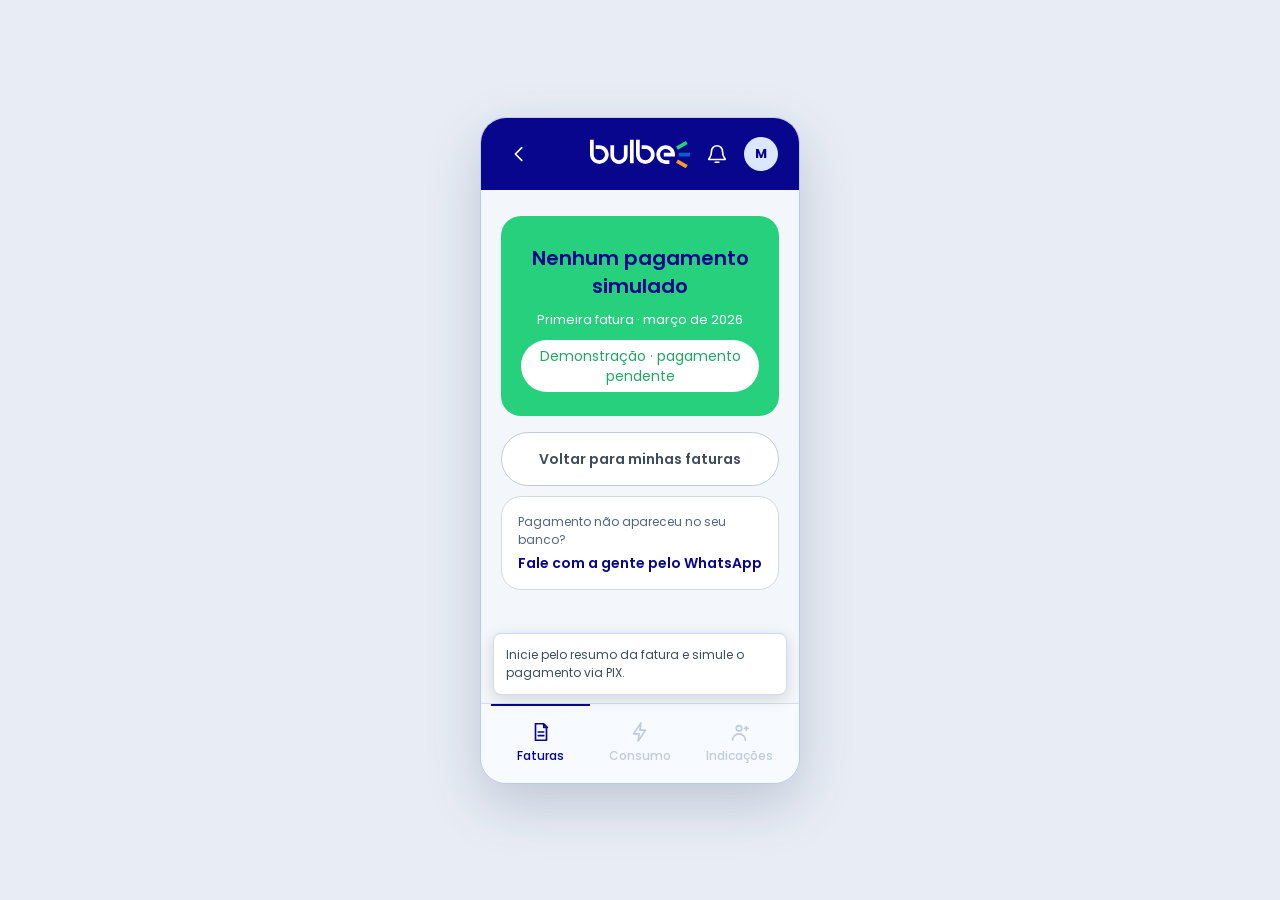
<file: pages/hu06-confirmacao-pagamento.html>
<!DOCTYPE html>
<html lang="pt-BR">
<head>
  <meta charset="UTF-8">
  <meta name="viewport" content="width=device-width, initial-scale=1.0, viewport-fit=cover">
  <meta name="theme-color" content="#08068d">
  <title>Bulbe | Confirmação do pagamento</title>
  <link rel="stylesheet" href="../assets/css/app-shell.css?v=bulbe-type-2">
  <link rel="stylesheet" href="../assets/css/hu06.css?v=copiar-pix-1">
  <link rel="stylesheet" href="../assets/css/typography.css?v=bulbe-type-2">
</head>
<body class="app-page">
  <div class="app-shell" aria-label="Aplicativo Bulbe">
    <header class="app-header">
      <button class="icon-button" type="button" data-action="back" aria-label="Voltar">
        <svg viewBox="0 0 24 24" aria-hidden="true"><path d="M15 5 8 12l7 7" /></svg>
      </button>

      <a class="brand" href="../index.html" aria-label="Bulbe, página inicial">
        <span class="brand-name">bulbe</span><span class="brand-mark" aria-hidden="true"><i></i><i></i><i></i></span>
      </a>

      <div class="header-actions">
        <button class="icon-button" type="button" data-action="notifications" aria-label="Notificações">
          <svg viewBox="0 0 24 24" aria-hidden="true"><path d="M18 9a6 6 0 0 0-12 0c0 7-3 7-3 9h18c0-2-3-2-3-9M10 21h4" /></svg>
        </button>
        <button class="profile-button" type="button" data-action="profile" aria-label="Perfil de Marina">M</button>
      </div>
    </header>

    <main class="screen-content">
      <!-- Estado do pagamento: o destaque principal da tela. -->
      <section class="confirmacao" aria-labelledby="screen-title">
        <span class="confirmacao__icone" hidden aria-hidden="true">
          <svg viewBox="0 0 32 32"><path d="M26.6667 8L12 22.6667L5.33333 16" /></svg>
        </span>
        <h1 id="screen-title" class="confirmacao__titulo">Verificando simulação…</h1>
        <p class="confirmacao__sub" data-field="referencia">—</p>
        <span class="selo">
          <svg viewBox="0 0 13 13" aria-hidden="true"><path d="M10.8333 3.25L4.875 9.20833L2.16667 6.5" /></svg>
          Demonstração · aguardando verificação
        </span>
      </section>

      <!-- Valor, desconto e data do pagamento. -->
      <section class="cartao valor" hidden aria-labelledby="valor-titulo">
        <h2 id="valor-titulo" class="rotulo">VALOR PAGO</h2>
        <p class="valor__de" id="valor-original" data-field="original">—</p>
        <p class="valor__desconto">Desconto Bulbe: <span id="valor-desconto" data-field="desconto">—</span></p>
        <hr class="divisor">
        <p class="rotulo">TOTAL PAGO</p>
        <p class="valor__total" id="valor-total" data-field="total">—</p>
        <p class="valor__pago-em" id="valor-pago-em">—</p>
        <p class="valor__vencia" id="valor-vencia">—</p>
      </section>

      <!-- Resumo da transação fictícia. -->
      <section class="secao" hidden aria-labelledby="comprovante-titulo">
        <h2 id="comprovante-titulo" class="secao__titulo">Comprovante</h2>
        <div class="cartao comprovante">
          <div class="linha">
            <span class="linha__rotulo">Titular</span>
            <span class="linha__valor" data-field="titular">—</span>
          </div>
          <div class="linha">
            <span class="linha__rotulo">Instalação</span>
            <span class="linha__valor" data-field="instalacao">—</span>
          </div>
          <div class="linha">
            <span class="linha__rotulo">Forma de pagamento</span>
            <span class="linha__valor">PIX</span>
          </div>
          <hr class="divisor">
          <div class="autenticacao">
            <span class="autenticacao__rotulo">Código de autenticação</span>
            <span class="autenticacao__codigo" id="codigo-autenticacao" data-field="autenticacao">—</span>
          </div>
          <button class="botao botao--copiar" type="button" data-action="copiar">Copiar código</button>
          <p class="aviso-ficticio">Demonstração com dados fictícios: nenhuma cobrança real foi feita.</p>
        </div>
      </section>

      <!-- Próximos passos do cliente. -->
      <section class="secao" aria-labelledby="passos-titulo">
        <h2 id="passos-titulo" class="secao__titulo">Próximos passos</h2>
        <ol class="cartao timeline">
          <li class="etapa">
            <span class="etapa__numero" aria-hidden="true">1</span>
            <div class="etapa__texto">
              <p class="etapa__titulo">Comprovante demonstrativo</p>
              <p class="etapa__desc">Baixe uma cópia fictícia nesta tela. Nenhum envio por e-mail ou WhatsApp é realizado.</p>
            </div>
          </li>
          <li class="etapa">
            <span class="etapa__numero" aria-hidden="true">2</span>
            <div class="etapa__texto">
              <p class="etapa__titulo" data-field="proximaReferencia">—</p>
              <p class="etapa__desc" data-field="proximoVencimento">—</p>
            </div>
          </li>
          <li class="etapa">
            <span class="etapa__numero" aria-hidden="true">3</span>
            <div class="etapa__texto">
              <p class="etapa__titulo">Ative o PIX Automático</p>
              <p class="etapa__desc">A fatura é paga sozinha no vencimento.</p>
              <button class="etapa__link" type="button" data-action="pix-automatico">Quero ativar</button>
            </div>
          </li>
        </ol>
      </section>

      <!-- Retorno à área de faturas e apoio. -->
      <section class="acoes">
        <button class="botao botao--primario" type="button" data-action="comprovante" hidden>Baixar comprovante</button>
        <button class="botao botao--secundario" type="button" data-action="faturas">Voltar para minhas faturas</button>
        <div class="cartao suporte">
          <p class="suporte__texto">Pagamento não apareceu no seu banco?</p>
          <button class="suporte__link" type="button" data-action="suporte">Fale com a gente pelo WhatsApp</button>
        </div>
      </section>

    </main>

    <nav class="bottom-nav" aria-label="Navegação principal">
      <button class="nav-item is-active" type="button" data-tab="faturas" aria-current="page">
        <svg viewBox="0 0 24 24" aria-hidden="true"><path d="M6 3h9l3 3v15H6zM15 3v4h4M9 12h6M9 16h6" /></svg>
        <span>Faturas</span>
      </button>
      <button class="nav-item" type="button" data-tab="consumo">
        <svg viewBox="0 0 24 24" aria-hidden="true"><path d="m13 2-8 12h6l-1 8 8-12h-6z" /></svg>
        <span>Consumo</span>
      </button>
      <button class="nav-item" type="button" data-tab="indicacoes">
        <svg viewBox="0 0 24 24" aria-hidden="true"><circle cx="12" cy="8" r="3" /><path d="M5 21a7 7 0 0 1 14 0M18 8h4M20 6v4" /></svg>
        <span>Indicações</span>
      </button>
    </nav>
    <p class="screen-feedback" id="screen-feedback" role="status" aria-live="polite"></p>
  </div>

  <script type="module" src="../assets/js/hu06.js?v=codigo-copiado-1"></script>
</body>
</html>
</file>
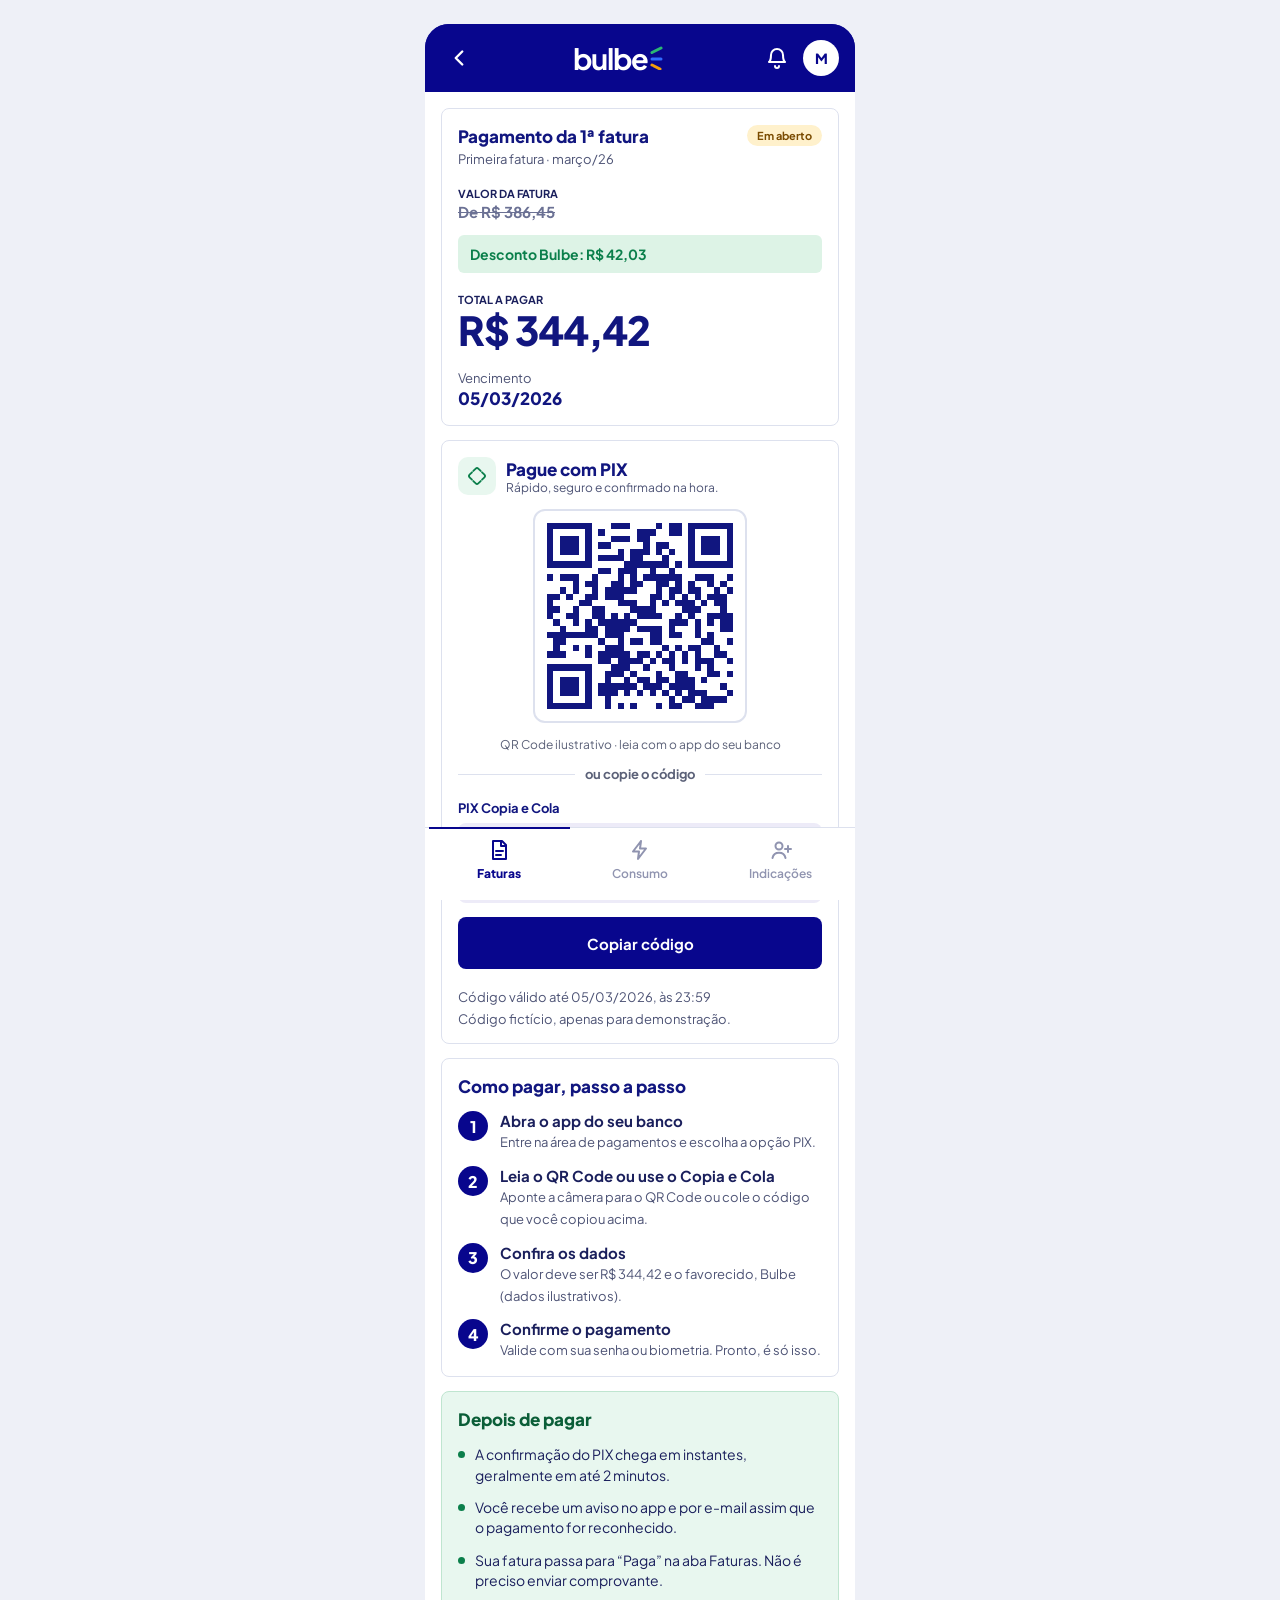
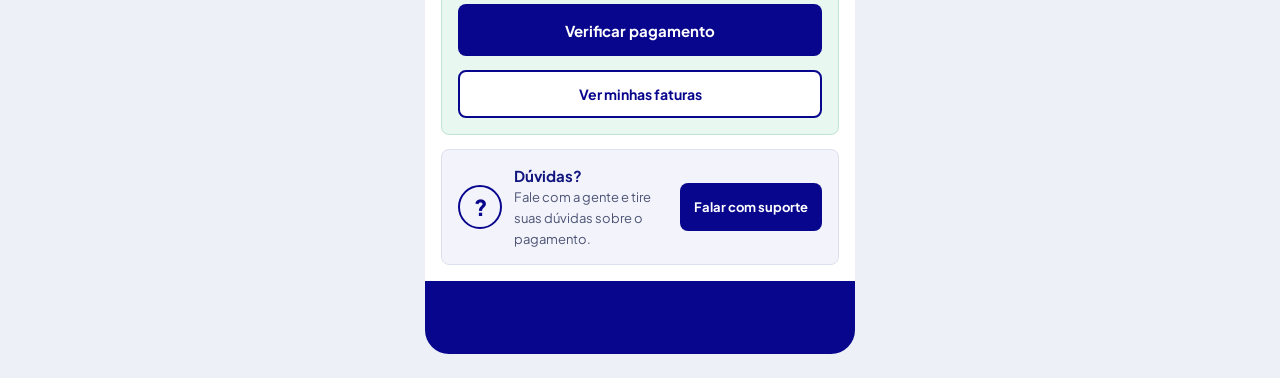
<file: pages/pagamento-pix.html>
<!doctype html>
<html lang="pt-BR">
<head>
<meta charset="utf-8">
<meta name="viewport" content="width=device-width, initial-scale=1">
<title>Bulbe Acompanha — Pagamento via PIX</title>
<link href="https://fonts.googleapis.com/css2?family=Plus+Jakarta+Sans:wght@400;500;600;700;800&display=swap" rel="stylesheet">
<style>
:root{--azul:#08068D;--titulo:#11167F;--texto:#1A1F5C;--suave:#4D5375;--borda:#DDE1EE;--verde:#0B7F4B}
*{box-sizing:border-box}
body{margin:0;background:#EEF0F7;font-family:'Plus Jakarta Sans',system-ui,sans-serif;color:var(--texto)}
button{font-family:inherit;cursor:pointer}
.app{max-width:430px;margin:0 auto;min-height:100vh;background:var(--azul);display:flex;flex-direction:column}
.topo{display:flex;align-items:center;justify-content:space-between;padding:12px 12px;color:#fff;background:var(--azul)}
.logo{display:flex;align-items:center;gap:2px;font-size:29px;font-weight:700;letter-spacing:-1px;line-height:1}
.ib{width:44px;height:44px;border:0;background:none;padding:0;display:flex;align-items:center;justify-content:center}
.dir{display:flex;align-items:center;gap:4px}
.av{width:36px;height:36px;border:0;border-radius:50%;background:#fff;color:var(--azul);font-size:14px;font-weight:800;padding:0;margin-right:4px}
main{flex:1;background:#fff;padding:16px;display:flex;flex-direction:column;gap:14px}
.card{border:1px solid var(--borda);border-radius:8px;padding:16px;display:flex;flex-direction:column;gap:14px}
h1,h2{margin:0;font-size:17px;font-weight:800;color:var(--titulo)}
.linha{display:flex;justify-content:space-between;align-items:flex-start;gap:8px}
.tag{font-size:11px;font-weight:700;color:#7A4B00;background:#FFF1CC;border-radius:999px;padding:4px 10px;white-space:nowrap}
.sub{margin:4px 0 0;font-size:13px;color:var(--suave)}
.rot{font-size:11px;font-weight:700;text-transform:uppercase}
.de{font-size:15px;font-weight:700;color:#6B7194;text-decoration:line-through}
.desc{background:#DDF3E6;color:var(--verde);border-radius:6px;padding:10px 12px;font-size:14px;font-weight:700}
.total{font-size:40px;font-weight:800;letter-spacing:-1px;color:var(--titulo);line-height:1.1}
.venc{font-size:17px;font-weight:800;color:var(--titulo)}
.pix{display:flex;gap:10px;align-items:center}
.pix p{margin:0;font-size:12px;color:var(--suave)}
.pix-i{width:38px;height:38px;border-radius:10px;background:#E8F7EF;display:flex;align-items:center;justify-content:center;flex:none}
.qr{align-self:center;width:214px;height:214px;padding:12px;border:2px solid var(--borda);border-radius:12px}
.qr svg{width:100%;height:100%}
.nota{align-self:center;font-size:12px;color:#5B6178;text-align:center}
.ou{display:flex;align-items:center;gap:10px;font-size:13px;font-weight:700;color:#5B6178}
.ou::before,.ou::after{content:"";flex:1;height:1px;background:var(--borda)}
.cod{background:#EDEBF8;border-radius:8px;padding:12px;margin:6px 0 0;font:12.5px/1.5 ui-monospace,Consolas,monospace;word-break:break-all}
.btn{height:52px;border-radius:8px;font-size:15px;font-weight:700;width:100%;display:flex;align-items:center;justify-content:center;text-decoration:none}
.b1{border:0;background:var(--azul);color:#fff}
.b2{border:2px solid var(--azul);background:#fff;color:var(--azul);height:48px;font-size:14px}
.info{display:flex;gap:8px;align-items:center;font-size:13px;color:var(--suave);margin-top:6px}
.passo{display:flex;gap:12px}
.n{flex:none;width:30px;height:30px;border-radius:50%;background:var(--azul);color:#fff;font-weight:800;display:flex;align-items:center;justify-content:center}
.passo b{display:block;font-size:15px}
.passo span{font-size:13px;color:var(--suave);line-height:1.45}
.depois{background:#E8F7EF;border:1px solid #BFE5D0;border-radius:8px;padding:16px;display:flex;flex-direction:column;gap:14px}
.depois h2{color:#0B5E38}
.depois ul{margin:0;padding:0;list-style:none;display:flex;flex-direction:column;gap:12px}
.depois li{display:flex;gap:10px;font-size:14px;line-height:1.45}
.depois li::before{content:"";flex:none;width:7px;height:7px;border-radius:50%;background:var(--verde);margin-top:7px}
.ret{margin:0;text-align:center;font-size:13px;color:var(--suave)}
.duv{background:#F3F4FB;border:1px solid var(--borda);border-radius:8px;padding:16px;display:flex;align-items:center;gap:12px;flex-wrap:wrap}
.duv-i{width:44px;height:44px;border-radius:50%;border:2px solid var(--azul);display:flex;align-items:center;justify-content:center;font-size:22px;font-weight:800;color:var(--azul)}
.duv-t{flex:1;min-width:140px}
.duv-t b{display:block;font-size:15px;color:var(--titulo)}
.duv-t span{font-size:13px;color:var(--suave)}
.duv .btn{width:auto;height:48px;padding:0 14px;font-size:13px}
nav{position:sticky;bottom:0;background:#fff;border-top:1px solid var(--borda);display:flex;padding:0 4px 10px}
nav a{position:relative;flex:1;min-height:62px;display:flex;flex-direction:column;align-items:center;justify-content:center;gap:4px;text-decoration:none;color:#9094B0;font-size:12px;font-weight:600}
nav a[aria-current]{color:var(--azul);font-weight:800}
nav a[aria-current]::before{content:"";position:absolute;top:-1px;left:0;right:0;height:2px;background:var(--azul)}
@media(max-width:360px){.duv .btn{width:100%}.qr{width:190px;height:190px}.total{font-size:36px}}
@media(min-width:431px){body{padding:24px 0}.app{min-height:0;border-radius:24px;overflow:clip}}
</style>
</head>
<body>
<div class="app">
  <header class="topo">
    <button class="ib" aria-label="Voltar"><svg width="26" height="26" viewBox="0 0 24 24" fill="none" stroke="#fff" stroke-width="2.2" stroke-linecap="round" stroke-linejoin="round" aria-hidden="true"><path d="m15 6-6 6 6 6"/></svg></button>
    <span class="logo" aria-label="Bulbe">bulbe<svg width="13" height="24" viewBox="0 0 13 24" aria-hidden="true"><path d="M2 6.5 11 2" stroke="#2BB673" stroke-width="3" stroke-linecap="round"/><path d="M2 13h9" stroke="#2F6BFF" stroke-width="3" stroke-linecap="round"/><path d="m2 19 8 4" stroke="#F59E0B" stroke-width="3" stroke-linecap="round"/></svg></span>
    <div class="dir">
      <button class="ib" aria-label="Notificações"><svg width="24" height="24" viewBox="0 0 24 24" fill="none" stroke="#fff" stroke-width="2" stroke-linecap="round" stroke-linejoin="round" aria-hidden="true"><path d="M6 9a6 6 0 1 1 12 0c0 6 2 7 2 7H4s2-1 2-7Z"/><path d="M10 20a2 2 0 0 0 4 0"/></svg></button>
      <button class="av" aria-label="Minha conta">M</button>
    </div>
  </header>

  <main>
    <section class="card">
      <div class="linha">
        <div><h1>Pagamento da 1ª fatura</h1><p class="sub">Primeira fatura · março/26</p></div>
        <span class="tag">Em aberto</span>
      </div>
      <div><span class="rot">Valor da fatura</span><div class="de">De R$ 386,45</div></div>
      <div class="desc">Desconto Bulbe: R$ 42,03</div>
      <div><span class="rot">Total a pagar</span><div class="total">R$ 344,42</div></div>
      <div><span class="sub">Vencimento</span><div class="venc">05/03/2026</div></div>
    </section>

    <section class="card">
      <div class="pix">
        <div class="pix-i"><svg width="22" height="22" viewBox="0 0 24 24" fill="none" stroke="#0B7F4B" stroke-width="2" stroke-linecap="round" stroke-linejoin="round"><path d="M8 6.5l2.6-2.6a2 2 0 0 1 2.8 0L16 6.5M8 17.5l2.6 2.6a2 2 0 0 0 2.8 0l2.6-2.6M6.5 8l-2.6 2.6a2 2 0 0 0 0 2.8L6.5 16M17.5 8l2.6 2.6a2 2 0 0 1 0 2.8L17.5 16"/></svg></div>
        <div><h2>Pague com PIX</h2><p>Rápido, seguro e confirmado na hora.</p></div>
      </div>
      <div class="qr"><svg viewBox="0 0 29 29" shape-rendering="crispEdges" role="img" aria-label="QR Code ilustrativo do PIX"><path id="qr" fill="#11167F"/></svg></div>
      <span class="nota">QR Code ilustrativo · leia com o app do seu banco</span>
      <div class="ou">ou copie o código</div>
      <div><b style="font-size:13px;color:var(--titulo)">PIX Copia e Cola</b>
        <p class="cod" id="codigo">00020126360014BR.GOV.BCB.PIX0114BULBE00000000052040000530398654063200.005802BR5905BULBE6009SAO PAULO62070503***6304FICT</p></div>
      <button class="btn b1" id="copiar">Copiar código</button>
      <div>
        <div class="info">Código válido até 05/03/2026, às 23:59</div>
        <div class="info">Código fictício, apenas para demonstração.</div>
      </div>
    </section>

    <section class="card">
      <h2>Como pagar, passo a passo</h2>
      <div class="passo"><div class="n">1</div><div><b>Abra o app do seu banco</b><span>Entre na área de pagamentos e escolha a opção PIX.</span></div></div>
      <div class="passo"><div class="n">2</div><div><b>Leia o QR Code ou use o Copia e Cola</b><span>Aponte a câmera para o QR Code ou cole o código que você copiou acima.</span></div></div>
      <div class="passo"><div class="n">3</div><div><b>Confira os dados</b><span>O valor deve ser R$ 344,42 e o favorecido, Bulbe (dados ilustrativos).</span></div></div>
      <div class="passo"><div class="n">4</div><div><b>Confirme o pagamento</b><span>Valide com sua senha ou biometria. Pronto, é só isso.</span></div></div>
    </section>

    <section class="depois">
      <h2>Depois de pagar</h2>
      <ul>
        <li>A confirmação do PIX chega em instantes, geralmente em até 2 minutos.</li>
        <li>Você recebe um aviso no app e por e-mail assim que o pagamento for reconhecido.</li>
        <li>Sua fatura passa para “Paga” na aba Faturas. Não é preciso enviar comprovante.</li>
      </ul>
      <button class="btn b1" id="verificar">Verificar pagamento</button>
      <p class="ret" id="ret" role="status" hidden>Verificamos se o seu pagamento já foi reconhecido pela Bulbe.</p>
      <a href="#" class="btn b2">Ver minhas faturas</a>
    </section>

    <section class="duv">
      <div class="duv-i" aria-hidden="true">?</div>
      <div class="duv-t"><b>Dúvidas?</b><span>Fale com a gente e tire suas dúvidas sobre o pagamento.</span></div>
      <button class="btn b1">Falar com suporte</button>
    </section>
  </main>

  <nav aria-label="Navegação principal">
    <a href="#" aria-current="page">
      <svg width="24" height="24" viewBox="0 0 24 24" fill="none" stroke="currentColor" stroke-width="2" stroke-linecap="round" stroke-linejoin="round" aria-hidden="true"><path d="M6 3h9l4 4v14H6Z"/><path d="M14 3v5h5M9 13h7M9 17h5"/></svg>
      Faturas
    </a>
    <a href="#">
      <svg width="24" height="24" viewBox="0 0 24 24" fill="none" stroke="currentColor" stroke-width="2" stroke-linecap="round" stroke-linejoin="round" aria-hidden="true"><path d="M13 3 5 13.5h6L10 21l8-10.5h-6Z"/></svg>
      Consumo
    </a>
    <a href="#">
      <svg width="24" height="24" viewBox="0 0 24 24" fill="none" stroke="currentColor" stroke-width="2" stroke-linecap="round" stroke-linejoin="round" aria-hidden="true"><circle cx="10" cy="8" r="3.5"/><path d="M3.5 20c.8-3.6 3.4-5.2 6.5-5.2s5.7 1.6 6.5 5.2M19 8v6M16 11h6"/></svg>
      Indicações
    </a>
  </nav>
</div>

<script>
  // QR Code ilustrativo (não escaneável)
  var n = 29, s = 20261020, d = '';
  function rnd(){ s = (s * 1664525 + 1013904223) % 4294967296; return s / 4294967296; }
  var cantos = [[0,0],[n-7,0],[0,n-7]];
  for (var y = 0; y < n; y++) for (var x = 0; x < n; x++) {
    var escuro = false, finder = false;
    cantos.forEach(function(c){
      var dx = x - c[0], dy = y - c[1];
      if (dx >= -1 && dx <= 7 && dy >= -1 && dy <= 7) {
        finder = true;
        escuro = dx >= 0 && dy >= 0 && dx <= 6 && dy <= 6 &&
          (dx == 0 || dx == 6 || dy == 0 || dy == 6 || (dx >= 2 && dx <= 4 && dy >= 2 && dy <= 4));
      }
    });
    if (!finder) escuro = rnd() > 0.52;
    if (escuro) d += 'M' + x + ' ' + y + 'h1v1h-1z';
  }
  document.getElementById('qr').setAttribute('d', d);

  var btn = document.getElementById('copiar');
  btn.onclick = function () {
    var codigo = document.getElementById('codigo').textContent.trim();
    if (navigator.clipboard) navigator.clipboard.writeText(codigo);
    btn.textContent = 'Código copiado!';
    setTimeout(function(){ btn.textContent = 'Copiar código'; }, 2500);
  };
  document.getElementById('verificar').onclick = function () {
    document.getElementById('ret').hidden = false;
  };
</script>
</body>
</html>
</file>
<file: assets/css/bulbe.css>
/* ============================================================
   Bulbe · Design system do protótipo
   Tokens e componentes de casca (header, navegação, cartões)
   extraídos do app oficial da Bulbe Energia.
   ============================================================ */

:root {
  /* Marca */
  --bulbe-azul: #08068D;
  --bulbe-azul-escuro: #05044f;
  --bulbe-azul-claro: #E6F1FE;
  --bulbe-verde: #26D07C;
  --bulbe-verde-escuro: #11a660;
  --bulbe-verde-claro: #E4FAEF;
  --bulbe-laranja: #FF9E1B;
  --bulbe-laranja-claro: #FFF3E0;

  /* Neutros */
  --bulbe-tinta: #222221;
  --bulbe-texto: #3E4D5B;
  --bulbe-texto-suave: #536679;
  --bulbe-borda: #D1D9E0;
  --bulbe-superficie: #FFFFFF;
  --bulbe-fundo: #F4F6F8;

  /* Tipografia */
  --bulbe-fonte: "Poppins", system-ui, -apple-system, "Segoe UI", Roboto, sans-serif;

  /* Forma */
  --bulbe-raio: 16px;
  --bulbe-raio-g: 28px;
  --bulbe-raio-pill: 999px;
  --bulbe-sombra: 0 2px 12px rgba(8, 6, 141, 0.06);
  --bulbe-sombra-alta: 0 8px 28px rgba(8, 6, 141, 0.12);

  /* Espaçamento */
  --bulbe-gap: 16px;
  --bulbe-margem: 20px;
}

* { box-sizing: border-box; }

body.bulbe {
  margin: 0;
  font-family: var(--bulbe-fonte);
  color: var(--bulbe-texto);
  background: var(--bulbe-azul);
  line-height: 1.5;
  -webkit-font-smoothing: antialiased;
}

/* ---------- Casca do app (coluna de celular) ---------- */

.app {
  max-width: 430px;
  margin: 0 auto;
  min-height: 100vh;
  display: flex;
  flex-direction: column;
  background: var(--bulbe-azul);
  position: relative;
}

/* ---------- Topo azul ---------- */

.app-topo {
  background: var(--bulbe-azul);
  color: #fff;
  padding: 14px var(--bulbe-margem);
  display: flex;
  align-items: center;
  justify-content: space-between;
  gap: 12px;
}

.app-topo__botao {
  background: none;
  border: 0;
  padding: 6px;
  cursor: pointer;
  color: #fff;
  display: grid;
  place-items: center;
  border-radius: 10px;
}
.app-topo__botao:focus-visible {
  outline: 2px solid var(--bulbe-verde);
  outline-offset: 2px;
}

.logo {
  display: flex;
  align-items: center;
  gap: 4px;
  font-weight: 700;
  font-size: 1.5rem;
  letter-spacing: -0.02em;
  color: #fff;
}

.avatar {
  width: 34px;
  height: 34px;
  border-radius: var(--bulbe-raio-pill);
  background: linear-gradient(135deg, var(--bulbe-laranja), #ffd08a);
  display: grid;
  place-items: center;
  font-size: 0.8rem;
  font-weight: 700;
  color: var(--bulbe-azul);
  border: 2px solid rgba(255, 255, 255, 0.25);
}

/* ---------- Seletor de instalação ---------- */

.instalacao {
  margin: 4px var(--bulbe-margem) 18px;
  padding: 12px 16px;
  border: 1.5px solid rgba(38, 208, 124, 0.55);
  border-radius: var(--bulbe-raio);
  display: flex;
  align-items: center;
  gap: 10px;
  color: #fff;
  background: rgba(255, 255, 255, 0.04);
}
.instalacao strong { font-weight: 600; }
.instalacao span { opacity: 0.85; }
.instalacao__seta { margin-left: auto; opacity: 0.7; }

/* ---------- Folha branca de conteúdo ---------- */

.folha {
  flex: 1;
  background: var(--bulbe-fundo);
  border-radius: var(--bulbe-raio-g) var(--bulbe-raio-g) 0 0;
  padding: 24px var(--bulbe-margem) 96px;
}

/* ---------- Cartão ---------- */

.cartao {
  background: var(--bulbe-superficie);
  border-radius: var(--bulbe-raio);
  padding: 18px;
  box-shadow: var(--bulbe-sombra);
}

/* ---------- Etiquetas de status ---------- */

.etiqueta {
  display: inline-flex;
  align-items: center;
  gap: 6px;
  padding: 5px 12px;
  border-radius: var(--bulbe-raio-pill);
  font-size: 0.78rem;
  font-weight: 600;
  line-height: 1.2;
}
.etiqueta--verde { background: var(--bulbe-verde-claro); color: var(--bulbe-verde-escuro); }
.etiqueta--azul { background: var(--bulbe-azul-claro); color: var(--bulbe-azul); }
.etiqueta--laranja { background: var(--bulbe-laranja-claro); color: #b06d00; }

/* ---------- Botões ---------- */

.botao {
  display: flex;
  align-items: center;
  justify-content: center;
  gap: 8px;
  width: 100%;
  padding: 16px 20px;
  border-radius: var(--bulbe-raio);
  font-family: inherit;
  font-size: 1rem;
  font-weight: 600;
  cursor: pointer;
  border: 1.5px solid transparent;
  text-decoration: none;
  transition: transform 0.12s ease, box-shadow 0.12s ease, background 0.12s ease;
}
.botao:active { transform: scale(0.985); }
.botao:focus-visible { outline: 2px solid var(--bulbe-azul); outline-offset: 3px; }

.botao--primario {
  background: var(--bulbe-azul);
  color: #fff;
  box-shadow: 0 4px 14px rgba(8, 6, 141, 0.25);
}
.botao--primario:hover { background: #0b09ad; }

.botao--secundario {
  background: transparent;
  color: var(--bulbe-azul);
  border-color: var(--bulbe-borda);
}
.botao--secundario:hover { background: #fff; border-color: var(--bulbe-azul); }

/* ---------- Navegação inferior ---------- */

.app-nav {
  position: sticky;
  bottom: 0;
  display: grid;
  grid-template-columns: repeat(3, 1fr);
  background: var(--bulbe-superficie);
  border-top: 1px solid var(--bulbe-borda);
  padding: 8px 0 max(8px, env(safe-area-inset-bottom));
}
.app-nav a {
  display: grid;
  justify-items: center;
  gap: 4px;
  padding: 6px 0;
  font-size: 0.72rem;
  font-weight: 500;
  color: var(--bulbe-texto-suave);
  text-decoration: none;
}
.app-nav a[aria-current="page"] { color: var(--bulbe-azul); font-weight: 600; }

/* ---------- Utilitários ---------- */

.visualmente-oculto {
  position: absolute;
  width: 1px; height: 1px;
  padding: 0; margin: -1px;
  overflow: hidden;
  clip: rect(0 0 0 0);
  white-space: nowrap;
  border: 0;
}

@media (prefers-reduced-motion: reduce) {
  *, *::before, *::after {
    animation-duration: 0.01ms !important;
    animation-iteration-count: 1 !important;
    transition-duration: 0.01ms !important;
  }
}
</file>
<file: assets/css/confirmacao-pagamento.css>
/* ============================================================
   HU06 · Confirmação do pagamento
   Estilos específicos da tela. Depende de bulbe.css.
   ============================================================ */

/* ---------- Herói de sucesso ---------- */

.sucesso {
  background: linear-gradient(170deg, var(--bulbe-verde) 0%, var(--bulbe-verde-escuro) 100%);
  border-radius: var(--bulbe-raio-g) var(--bulbe-raio-g) 0 0;
  color: #fff;
  text-align: center;
  padding: 30px var(--bulbe-margem) 34px;
}

.sucesso__selo {
  width: 84px;
  height: 84px;
  margin: 0 auto 18px;
  border-radius: var(--bulbe-raio-pill);
  background: rgba(255, 255, 255, 0.18);
  display: grid;
  place-items: center;
  animation: pulso 2.4s ease-out infinite;
}
.sucesso__selo svg { width: 42px; height: 42px; }
@media (prefers-reduced-motion: no-preference) {
  .sucesso__selo path {
    stroke-dasharray: 48;
    stroke-dashoffset: 48;
    animation: risca 0.55s 0.1s ease-out forwards;
  }
}

@keyframes risca { to { stroke-dashoffset: 0; } }
@keyframes pulso {
  0%   { box-shadow: 0 0 0 0 rgba(255, 255, 255, 0.35); }
  70%  { box-shadow: 0 0 0 22px rgba(255, 255, 255, 0); }
  100% { box-shadow: 0 0 0 0 rgba(255, 255, 255, 0); }
}

.sucesso__titulo {
  margin: 0 0 6px;
  font-size: 1.6rem;
  font-weight: 700;
  letter-spacing: -0.02em;
}

.sucesso__texto {
  margin: 0 0 22px;
  font-size: 0.95rem;
  opacity: 0.92;
}

.sucesso__valor {
  font-size: 3rem;
  font-weight: 700;
  letter-spacing: -0.03em;
  line-height: 1.1;
  display: block;
}
.sucesso__valor small {
  font-size: 1.25rem;
  font-weight: 600;
  margin-right: 4px;
  opacity: 0.9;
}

.sucesso__quando {
  margin: 10px 0 0;
  font-size: 0.88rem;
  opacity: 0.9;
}

/* ---------- Título de seção ---------- */

.secao-titulo {
  margin: 0 0 12px;
  font-size: 1.05rem;
  font-weight: 600;
  color: var(--bulbe-tinta);
}

/* ---------- Comprovante ---------- */

.comprovante { margin-bottom: 24px; }

.comprovante__linha {
  display: flex;
  align-items: baseline;
  justify-content: space-between;
  gap: 16px;
  padding: 13px 0;
  border-bottom: 1px solid var(--bulbe-borda);
  font-size: 0.92rem;
}
.comprovante__linha:last-of-type { border-bottom: 0; padding-bottom: 4px; }
.comprovante__linha dt { color: var(--bulbe-texto-suave); }
.comprovante__linha dd {
  margin: 0;
  font-weight: 600;
  color: var(--bulbe-tinta);
  text-align: right;
}
.comprovante__linha dd.economia { color: var(--bulbe-verde-escuro); }
.comprovante__linha dd.codigo {
  font-size: 0.82rem;
  font-weight: 600;
  white-space: nowrap;
  font-variant-numeric: tabular-nums;
}

.comprovante__total {
  display: flex;
  align-items: baseline;
  justify-content: space-between;
  margin-top: 14px;
  padding-top: 14px;
  border-top: 2px solid var(--bulbe-tinta);
}
.comprovante__total dt { font-weight: 600; color: var(--bulbe-tinta); }
.comprovante__total dd {
  margin: 0;
  font-size: 1.3rem;
  font-weight: 700;
  color: var(--bulbe-azul);
}

.copiar {
  display: inline-flex;
  align-items: center;
  gap: 6px;
  margin-top: 10px;
  padding: 8px 12px;
  background: var(--bulbe-fundo);
  border: 1px solid var(--bulbe-borda);
  border-radius: var(--bulbe-raio-pill);
  font-family: inherit;
  font-size: 0.8rem;
  font-weight: 600;
  color: var(--bulbe-azul);
  cursor: pointer;
}
.copiar:hover { border-color: var(--bulbe-azul); }
.copiar:focus-visible { outline: 2px solid var(--bulbe-azul); outline-offset: 2px; }

/* ---------- Economia destacada ---------- */

.economia-faixa {
  display: flex;
  align-items: center;
  gap: 12px;
  background: var(--bulbe-verde-claro);
  border-radius: var(--bulbe-raio);
  padding: 14px 16px;
  margin-bottom: 24px;
  font-size: 0.9rem;
  color: var(--bulbe-verde-escuro);
}
.economia-faixa strong { font-size: 1.05rem; }

/* ---------- Próximos passos (critério 3) ---------- */

.passos {
  list-style: none;
  margin: 0 0 26px;
  padding: 0;
  counter-reset: passo;
}

.passos li {
  position: relative;
  display: flex;
  gap: 14px;
  padding-bottom: 20px;
}
.passos li:last-child { padding-bottom: 0; }

.passos li::before {
  counter-increment: passo;
  content: counter(passo);
  flex: none;
  width: 30px;
  height: 30px;
  border-radius: var(--bulbe-raio-pill);
  background: var(--bulbe-azul);
  color: #fff;
  font-size: 0.85rem;
  font-weight: 700;
  display: grid;
  place-items: center;
  z-index: 1;
}

/* linha vertical ligando os passos */
.passos li:not(:last-child)::after {
  content: "";
  position: absolute;
  left: 14.5px;
  top: 32px;
  bottom: 6px;
  width: 1.5px;
  background: var(--bulbe-borda);
}

.passos h3 {
  margin: 4px 0 2px;
  font-size: 0.95rem;
  font-weight: 600;
  color: var(--bulbe-tinta);
}
.passos p {
  margin: 0;
  font-size: 0.87rem;
  color: var(--bulbe-texto-suave);
}
.passos a {
  color: var(--bulbe-azul);
  font-weight: 600;
  text-decoration: none;
  border-bottom: 1.5px solid currentColor;
}

/* ---------- Ações ---------- */

.acoes { display: grid; gap: 10px; margin-bottom: 20px; }

/* ---------- Estados de carregamento e erro ---------- */

.estado {
  padding: 40px var(--bulbe-margem);
  text-align: center;
  color: var(--bulbe-texto-suave);
}
.estado--erro { color: #b4232a; }

/* ---------- Etiqueta de estado no herói (heurística 1) ---------- */

.etiqueta--sucesso {
  background: rgba(255, 255, 255, 0.22);
  color: #fff;
  margin: 16px 0 0;
  font-size: 0.82rem;
}

/* ---------- Cartão de valor (mesma anatomia da HU01) ---------- */

.cartao-valor { margin-bottom: 24px; }

.rotulo {
  margin: 0;
  font-size: 0.72rem;
  font-weight: 600;
  letter-spacing: 0.08em;
  text-transform: uppercase;
  color: var(--bulbe-texto-suave);
}

.valor-de {
  margin: 6px 0 10px;
  font-size: 0.95rem;
  color: var(--bulbe-texto-suave);
  text-decoration: line-through;
}

.desconto-pill {
  margin: 0 0 18px;
  padding: 10px 14px;
  background: var(--bulbe-verde-claro);
  border-radius: 10px;
  font-size: 0.9rem;
  font-weight: 600;
  color: var(--bulbe-verde-escuro);
}

.valor-total {
  display: block;
  margin: 4px 0 12px;
  font-size: 2.4rem;
  font-weight: 700;
  letter-spacing: -0.03em;
  line-height: 1.1;
  color: var(--bulbe-azul);
}

.valor-quando {
  margin: 0 0 4px;
  font-size: 0.9rem;
  color: var(--bulbe-texto);
}
.valor-quando strong { color: var(--bulbe-tinta); font-weight: 600; }

.valor-prazo {
  margin: 0;
  font-size: 0.85rem;
  color: var(--bulbe-verde-escuro);
  font-weight: 500;
}

/* ---------- Ajuda e recuperação (heurísticas 9 e 10) ---------- */

.ajuda {
  margin: 0;
  padding: 14px 16px;
  background: var(--bulbe-superficie);
  border: 1px solid var(--bulbe-borda);
  border-radius: var(--bulbe-raio);
  font-size: 0.87rem;
  color: var(--bulbe-texto-suave);
  text-align: center;
}
.ajuda a {
  display: inline-block;
  margin-top: 2px;
  color: var(--bulbe-azul);
  font-weight: 600;
  text-decoration: none;
  border-bottom: 1.5px solid currentColor;
}
</file>
<file: assets/css/style.css>
/* Variáveis de cor e tipografia: ajustem para a identidade da solução */
:root {
  --cor-primaria: #0a2558;
  --cor-destaque: #f2ae00;
  --cor-fundo: #f7f9fc;
  --cor-texto: #1f2937;
  --fonte: system-ui, -apple-system, "Segoe UI", Roboto, sans-serif;
}

* { box-sizing: border-box; }

body {
  margin: 0;
  font-family: var(--fonte);
  color: var(--cor-texto);
  background: var(--cor-fundo);
  line-height: 1.5;
}

.topo {
  background: var(--cor-primaria);
  color: #fff;
  padding: 1.5rem;
}
.topo a { color: var(--cor-destaque); }

main {
  max-width: 960px;
  margin: 0 auto;
  padding: 1.5rem;
}

.aviso {
  background: #fff4d6;
  padding: 0.75rem 1rem;
  border-radius: 8px;
}

.lista { list-style: none; padding: 0; }
.lista li {
  background: #fff;
  margin-bottom: 0.5rem;
  padding: 0.75rem 1rem;
  border-radius: 8px;
  box-shadow: 0 1px 3px rgba(0, 0, 0, 0.08);
}

.rodape {
  text-align: center;
  padding: 1rem;
  color: #5b6475;
  font-size: 0.875rem;
}
</file>
<file: assets/css/app-shell.css>
@font-face {
  font-family: Poppins;
  src: url('../fonts/poppins/Poppins-Regular.ttf') format('truetype');
  font-style: normal;
  font-weight: 400;
  font-display: swap;
}
@font-face {
  font-family: Poppins;
  src: url('../fonts/poppins/Poppins-Medium.ttf') format('truetype');
  font-style: normal;
  font-weight: 500;
  font-display: swap;
}
@font-face {
  font-family: Poppins;
  src: url('../fonts/poppins/Poppins-SemiBold.ttf') format('truetype');
  font-style: normal;
  font-weight: 600;
  font-display: swap;
}
@font-face {
  font-family: Poppins;
  src: url('../fonts/poppins/Poppins-Bold.ttf') format('truetype');
  font-style: normal;
  font-weight: 700;
  font-display: swap;
}

:root {
  --bulbe-blue: #08068d;
  --bulbe-blue-dark: #08068d;
  --ink: #3e4d5b;
  --muted: #536679;
  --canvas: #f3f7fc;
  --line: #cbdaf1;
  --radius-shell: 26px;
  --font: Poppins, ui-sans-serif, system-ui, -apple-system, BlinkMacSystemFont, "Segoe UI", sans-serif;
}

* {
  box-sizing: border-box;
}

html,
body {
  min-height: 100%;
}

body {
  margin: 0;
  background: #e8edf5;
  color: var(--ink);
  font-family: var(--font);
  -webkit-font-smoothing: antialiased;
}

button,
a {
  font: inherit;
}

input,
select,
textarea {
  font-family: var(--font);
}

button {
  border: 0;
}

.app-page {
  min-height: 100dvh;
  display: grid;
  place-items: center;
  padding: 24px;
}

/* Estrutura compartilhada: cabeçalho fixo, conteúdo rolável e rodapé fixo. */
.app-shell {
  width: min(100%, 320px);
  height: min(667px, calc(100dvh - 48px));
  min-height: 0;
  display: grid;
  grid-template-rows: 72px minmax(0, 1fr) 80px;
  overflow: hidden;
  background: var(--canvas);
  border: 1px solid #bbcbe4;
  border-radius: var(--radius-shell);
  box-shadow: 0 20px 55px rgba(29, 49, 88, 0.2);
}

.app-header {
  height: 72px;
  min-height: 72px;
  display: grid;
  grid-template-columns: 88px minmax(0, 1fr) 88px;
  align-items: center;
  padding: 0 16px;
  background: var(--bulbe-blue);
  color: #fff;
}

/* SVG compartilhado: versão branca para o cabeçalho azul. */
.brand {
  justify-self: center;
  display: block;
  width: 100px;
  height: 30px;
  background: url('../img/compartilhado/logo-bulbe-branca.svg') center / contain no-repeat;
  text-decoration: none;
}

/* Compatibilidade com o HTML compartilhado já usado pelas HUs. */
.brand-name,
.brand-mark {
  display: none;
}

.header-actions {
  display: flex;
  align-items: center;
  justify-content: flex-end;
  gap: 0;
}

.icon-button,
.profile-button {
  display: inline-grid;
  place-items: center;
  padding: 0;
  color: inherit;
  background: transparent;
  cursor: pointer;
}

.icon-button {
  width: 44px;
  height: 44px;
}

.icon-button svg,
.nav-item svg {
  width: 22px;
  height: 22px;
  fill: none;
  stroke: currentColor;
  stroke-linecap: round;
  stroke-linejoin: round;
  stroke-width: 1.8;
}

.profile-button {
  position: relative;
  width: 34px;
  height: 34px;
  border-radius: 50%;
  background: #dbe6ff;
  color: var(--bulbe-blue);
  font-size: 13px;
  font-weight: 700;
}
.profile-button::after { content: ''; position: absolute; inset: -5px; }
.header-actions .profile-button { margin-inline: 5px; }

.screen-content {
  min-height: 0;
  overflow-y: auto;
  padding: 26px 20px 24px;
  scrollbar-width: thin;
  scrollbar-color: #c1d0e6 transparent;
}

.bottom-nav {
  height: 80px;
  min-height: 80px;
  display: grid;
  grid-template-columns: repeat(3, 1fr);
  border-top: 1px solid #d3deef;
  background: rgba(247, 250, 255, 0.98);
  padding: 8px 10px calc(8px + env(safe-area-inset-bottom));
}

.nav-item {
  position: relative;
  display: grid;
  justify-items: center;
  align-content: center;
  gap: 4px;
  color: #c0cbda;
  background: transparent;
  cursor: pointer;
  font-size: 12px;
  font-weight: 500;
  line-height: 18px;
}

.nav-item.is-active {
  color: var(--bulbe-blue);
}

.nav-item.is-active::before {
  position: absolute;
  top: -8px;
  left: 0;
  right: 0;
  height: 2px;
  background: var(--bulbe-blue);
  content: "";
}

@media (max-width: 420px) {
  .app-page {
    padding: 0;
  }

  .app-shell {
    width: min(100%, 320px);
    height: 100dvh;
    min-height: 0;
  }
}

@media (max-width: 340px) {
  .app-header {
    grid-template-columns: 88px minmax(0, 1fr) 88px;
    padding-inline: 12px;
  }

  .header-actions {
    gap: 0;
  }

  .screen-content {
    padding: 20px 14px;
  }

  .bottom-nav {
    padding-inline: 4px;
  }

  .nav-item {
    font-size: 10px;
  }
}

@media (max-height: 680px) and (min-width: 421px) {
  .app-page {
    padding: 8px;
  }

  .app-shell {
    height: calc(100dvh - 16px);
  }

  .screen-content {
    padding-top: 18px;
  }
}

/* Status compartilhado: mesmo formato e cores da HU01. */
.status-pill {
  display: inline-flex;
  align-items: center;
  padding: 4px 7px;
  border: 0;
  border-radius: 4px;
  background: #e6f1fe;
  color: #054894;
  font-family: var(--font);
  font-size: 12px;
  font-weight: 400;
  line-height: 1.25;
}
.status-pill.is-paid { color: #087b52; background: #d9f4e8; }
.app-shell { position: relative; }
.app-feedback { position: absolute; z-index: 2; bottom: 88px; left: 12px; right: 12px; padding: 12px; margin: 0; border: 1px solid var(--line); border-radius: 8px; background: #fff; color: var(--ink); font: 12px/1.4 var(--font); box-shadow: 0 4px 16px #0002; pointer-events: none; }
.app-feedback:empty { display: none; }
button:disabled { cursor: not-allowed; opacity: .6; }
[hidden] { display: none !important; }
.demo-pending { background: #fff5e8; color: #a75406; }
</file>
<file: assets/css/hu01.css>
:root {
  --muted-light: #9ba9c0;
  --card: #ffffff;
  --discount: #d9f4e8;
  --discount-ink: #087b52;
  --warning: #a75406;
  --warning-bg: #fff5e8;
  --radius-card: 18px;
}

/* Menu alinhado à referência Bulbe, com área de toque preservada. */
.menu-button svg {
  justify-self: start;
  stroke-width: 1.8;
  stroke-linecap: round;
  stroke-linejoin: round;
}

.screen-heading h1 {
  margin: 0;
  color: var(--bulbe-blue);
  font-size: 22px;
  line-height: 1.15;
  letter-spacing: -0.45px;
}

.screen-heading p {
  margin: 6px 0 11px;
  color: var(--muted);
  font-size: 13px;
}



.invoice-card,
.composition-card {
  background: var(--card);
  border: 1px solid #b9d2f6;
  border-radius: var(--radius-card);
}

.invoice-card {
  margin-top: 17px;
  padding: 22px 19px 22px;
}

.label-row,
.total-label,
.due-date span {
  color: #5d6d8d;
  font-size: 11px;
  font-weight: 600;
  letter-spacing: 0.35px;
  text-transform: uppercase;
}

.original-value {
  margin: 7px 0 13px;
  color: #67758f;
  font-size: 13px;
  text-decoration: line-through;
}

.discount-row {
  display: flex;
  align-items: center;
  justify-content: space-between;
  gap: 8px;
  padding: 10px 11px;
  border-radius: 10px;
  background: var(--discount);
  color: var(--discount-ink);
  font-size: 12px;
}

.discount-row strong {
  white-space: nowrap;
  font-weight: 600;
}

.discount-row span {
  min-width: 0;
}

.total-block {
  display: grid;
  gap: 4px;
  margin-top: 16px;
}

.app-page main #total-value {
  color: var(--bulbe-blue);
  font-size: 36px;
  font-weight: 600;
  letter-spacing: -0.72px;
  line-height: 44px;
}

.total-currency {
  font-size: 16px;
  letter-spacing: 0;
}

.due-date {
  display: grid;
  gap: 3px;
  margin-top: 19px;
}

.due-date strong {
  color: var(--bulbe-blue-dark);
  font-size: 16px;
}

.primary-button,
.secondary-button {
  width: 100%;
  min-height: 46px;
  border-radius: 11px;
  cursor: pointer;
  transition: transform 160ms ease, background 160ms ease, box-shadow 160ms ease;
}

.primary-button {
  margin-top: 17px;
  background: var(--bulbe-blue);
  color: #fff;
  font-size: 14px;
  font-weight: 600;
}

.secondary-button {
  margin-top: 13px;
  border: 1.5px solid var(--bulbe-blue);
  background: #fff;
  color: var(--bulbe-blue);
  font-size: 13px;
  font-weight: 600;
}

.primary-button:hover,
.primary-button:focus-visible {
  background: var(--bulbe-blue-dark);
  box-shadow: 0 8px 18px rgba(11, 10, 145, 0.2);
}

.secondary-button:hover,
.secondary-button:focus-visible {
  background: #f0f3ff;
}

.primary-button:active,
.secondary-button:active {
  transform: scale(0.985);
}

.composition-card {
  margin-top: 24px;
  padding: 17px 16px 8px;
}

.composition-card h2 {
  margin: 0;
  color: var(--ink);
  font-size: 15px;
  letter-spacing: -0.15px;
}

.composition-card p {
  margin: 5px 0 0;
  color: var(--muted);
  font-size: 12px;
}

.app-shell { position: relative; }

.screen-feedback {
  position: absolute;
  bottom: 88px;
  left: 16px;
  right: 16px;
  margin: 0;
  padding: 12px;
  background: #fff;
  border: 1px solid var(--line);
  border-radius: 8px;
  box-shadow: 0 4px 16px #0002;
  pointer-events: none;
  color: var(--bulbe-blue);
  font-size: 12px;
  text-align: center;
}
.screen-feedback:empty { display: none; }

.sr-only {
  position: absolute;
  width: 1px;
  height: 1px;
  padding: 0;
  margin: -1px;
  overflow: hidden;
  clip: rect(0, 0, 0, 0);
  white-space: nowrap;
  border: 0;
}

@media (max-width: 340px) {
  .invoice-card {
    padding: 18px 15px;
  }

  .total-value {
    font-size: 32px;
  }

}
</file>
<file: assets/css/typography.css>
/*
 * Tipografia compartilhada das seis telas, alinhada à referência do app Bulbe.
 * A família local Poppins e os pesos 400/500/600/700 são definidos em app-shell.css.
 * Cada regra abaixo ajusta apenas hierarquia tipográfica; espaçamento e layout
 * continuam sob responsabilidade do CSS específico de cada HU.
 */
.app-page {
  font-family: var(--font);
  font-synthesis: none;
  text-rendering: optimizeLegibility;
}

.app-page main {
  font-family: var(--font);
  font-size: 14px;
  font-weight: 400;
  line-height: 1.43;
}

.app-page main h1 {
  color: var(--bulbe-blue);
  font-family: var(--font);
  font-size: 22px;
  font-weight: 700;
  line-height: 28px;
  letter-spacing: -0.44px;
}

.app-page main h2:not(.sr-only):not(.somente-leitor):not(.rotulo):not(#referencia-fatura) {
  font-family: var(--font);
  font-size: 16px;
  font-weight: 600;
  line-height: 24px;
  letter-spacing: 0;
}

.app-page main #referencia-fatura {
  color: var(--muted);
  font-size: 14px;
  font-weight: 600;
  line-height: 20px;
  letter-spacing: 0;
  text-transform: none;
}

.app-page main :is(.subtitulo, .sub, [data-field="referencia"]) {
  color: var(--muted);
  font-size: 13px;
  font-weight: 400;
  line-height: 20px;
  letter-spacing: 0;
  text-transform: none;
}

.app-page main .confirmacao [data-field="referencia"] {
  color: inherit;
}

/* Valores principais seguem o padrão Poppins SemiBold 36/44 da Bulbe. */
.app-page main :is(.total-value, .valor-por, .total, p.valor, .valor__total) {
  color: var(--bulbe-blue);
  font-family: var(--font);
  font-size: 36px;
  font-weight: 600;
  line-height: 44px;
  letter-spacing: -0.72px;
}

.app-page main #total-value {
  font-size: 36px;
  font-weight: 600;
  line-height: 44px;
  letter-spacing: -0.72px;
}

.app-page main #total-value .total-currency {
  font-size: 16px;
  font-weight: 600;
  line-height: 24px;
  letter-spacing: 0;
}

.app-page main :is(.rot, .rotulo, .rotulo-caps, .total-label, .label-row,
  .due-date > span, .vencimento-rotulo, .vencimento > .legenda) {
  color: #5d6d8d;
  font-size: 12px;
  font-weight: 600;
  line-height: 18px;
  letter-spacing: 0.2px;
}

.app-page main :is(.original-value, .valor-de, .de, .valor__de) {
  color: #67758f;
  font-size: 14px;
  font-weight: 400;
  line-height: 20px;
}

.app-page main :is(.due-date strong, .vencimento-data, .data, .venc, .vencimento-resumo) {
  color: var(--bulbe-blue-dark);
  font-size: 16px;
  font-weight: 600;
  line-height: 24px;
  letter-spacing: 0;
}

.app-page main :is(.discount-row, .desc, .economia, .valor__desconto) {
  font-size: 12px;
  font-weight: 400;
  line-height: 18px;
  letter-spacing: 0;
}

.app-page main :is(.discount-row strong, .economia strong, .valor-forte,
  .valor-verde, .linha-forte, .linha__valor, .autenticacao__codigo,
  .passo-titulo, .passo b, .texto-selecao, .linha-titulo strong, .duv-t b) {
  font-weight: 600;
}

.app-page main :is(.valor-forte, .valor-verde, .linha-forte, .texto-selecao,
  .passo-titulo, .passo b, .autenticacao__codigo) {
  font-size: 14px;
  line-height: 20px;
}

.app-page main .etapa__titulo {
  font-size: 14px;
  font-weight: 500;
  line-height: 20px;
}

.app-page main .confirmacao__titulo {
  font-size: 20px;
  font-weight: 600;
  line-height: 28px;
  letter-spacing: 0;
}

.app-page main :is(.texto-cinza, .descricao, .legenda, .sub, .subtitulo,
  .composition-card p, .passo span, .etapa__desc, .linha__rotulo,
  .suporte__texto, .info, .pix p, .vencimento-dia, .ret, .rodape) {
  font-size: 12px;
  font-weight: 400;
  line-height: 18px;
  letter-spacing: 0;
}

.app-page main :is(.nota, .rodape-aviso, .aviso-ficticio, .acoes p) {
  font-size: 12px;
  font-weight: 400;
  line-height: 18px;
  letter-spacing: 0;
}

.app-page main :is(.primary-button, .btn-primario, .botao-principal,
  .b1, .primario, .botao--primario) {
  font-family: var(--font);
  font-size: 16px;
  font-weight: 600;
  line-height: 24px;
  letter-spacing: 0;
}

.app-page main :is(.secondary-button, .btn-secundario, .b2, .secundario,
  .botao--secundario, .botao--copiar, .etapa__link, .suporte__link) {
  font-family: var(--font);
  font-size: 14px;
  font-weight: 600;
  line-height: 20px;
  letter-spacing: 0;
}

.app-page main :is(.status-pill, .selo) {
  font-family: var(--font);
  font-size: 14px;
  font-weight: 400;
  line-height: 20px;
  letter-spacing: 0;
}

.app-page main :is(.card-titulo, .linha-titulo strong,
  .secao__titulo, .mensagem h2, .alerta h2, .duv-t b) {
  font-family: var(--font);
  font-weight: 600;
}

.app-page :is(dialog, #nav-feedback, .screen-feedback, .app-feedback) {
  font-family: var(--font);
  font-size: 14px;
  font-weight: 400;
  line-height: 20px;
}

.app-page dialog h2 {
  font-family: var(--font);
  font-size: 18px;
  font-weight: 600;
  line-height: 24px;
}

.app-page :is(#nav-feedback, .screen-feedback, .app-feedback) {
  font-size: 12px;
  line-height: 18px;
}
</file>
<file: assets/css/hu02.css>
/* Estilos da HU02; cabeçalho, logo e rodapé vêm de app-shell.css. */
.screen-content { background: var(--canvas); font-family: var(--font); min-width: 0; overflow-wrap: anywhere; }
.screen-content button { font-family: inherit; }
/* Só a tela ativa aparece */
.tela {
  display: none;
}

.tela.ativa {
  display: block;
  animation: aparecer 0.25s ease;
}

@keyframes aparecer {
  from { opacity: 0; transform: translateY(8px); }
  to   { opacity: 1; transform: translateY(0); }
}

.titulo {
  margin: 0;
  font-size: 23px;
  font-weight: 600;
  color: #1E2142;
}

.subtitulo {
  font-size: 13px;
  color: #6A6E87;
  margin-top: 6px;
  margin-bottom: 11px;
}

/* ---------- Cards ---------- */
.card {
  background: #FFFFFF;
  border: 1px solid #b9d2f6;
  border-radius: 18px;
  padding: 18px 18px 20px;
  margin-bottom: 16px;
}

.card-titulo {
  margin-top: 0;
  font-size: 16px;
  font-weight: 500;
  color: #1E2142;
  margin-bottom: 10px;
}

.card-titulo.verde {
  color: #157A45;
}

.texto-cinza {
  font-size: 12.5px;
  color: #6A6E87;
  line-height: 1.5;
}

.linha-topo {
  display: flex;
  justify-content: space-between;
  align-items: center;
  margin-bottom: 14px;
}

.rotulo-caps {
  font-size: 12px;
  color: #6A6E87;
  letter-spacing: 0.3px;
}



.valor-de {
  font-size: 13px;
  color: #6A6E87;
  margin: 7px 0 13px;
  text-decoration: line-through;
}

.valor-de s {
  margin-left: 6px;
  font-weight: 500;
}

.valor-por {
  font-size: 30px;
  font-weight: 700;
  color: var(--bulbe-blue);
  margin: 4px 0 0;
}

/* Vencimento em destaque */
.vencimento {
  display: flex;
  flex-direction: column;
  gap: 4px;
  margin: 19px 0 0;
}

.vencimento-rotulo {
  font-size: 9.5px;
  font-weight: 600;
  color: #9A6200;
  letter-spacing: 0.5px;
}

.vencimento-data {
  font-size: 17px;
  font-weight: 600;
  color: #1E2142;
}

.vencimento-dia {
  font-size: 12.5px;
  color: var(--muted);
}

.economia {
  display: flex;
  justify-content: space-between;
  align-items: center;
  gap: 8px;
  background: #d9f4e8;
  border-radius: 10px;
  padding: 10px 11px;
  font-size: 12px;
  font-weight: 500;
  color: #087b52;
}
.economia strong { white-space: nowrap; font-weight: 600; }
.resumo-fatura { margin-top: 17px; padding: 22px 19px; }
.total-detalhes { margin-top: 16px; }
.resumo-fatura .btn-primario { margin-top: 17px; margin-bottom: 0; }

/* No resumo da composição, o total divide espaço com o rótulo da linha. */
#tela-composicao .linha .total {
  font-size: 25px;
  line-height: 1.1;
  letter-spacing: -0.7px;
  white-space: nowrap;
}

/* Passos */
.passo {
  margin-top: 12px;
}

.passo-titulo {
  font-size: 12.5px;
  font-weight: 600;
  color: var(--bulbe-blue);
  margin-bottom: 2px;
}

/* Linhas de valores */
.linha {
  display: flex;
  justify-content: space-between;
  align-items: center;
  margin: 10px 0;
}

.linha-forte {
  font-size: 13px;
  font-weight: 600;
  color: #4A4E68;
}

.valor-forte {
  font-size: 12.5px;
  font-weight: 600;
  color: #1E2142;
}

.valor-verde {
  font-size: 12.5px;
  font-weight: 600;
  color: #157A45;
}

.total {
  font-size: 24px;
  font-weight: 700;
  color: var(--bulbe-blue);
}

.vencimento-resumo {
  font-size: 13.5px;
  font-weight: 600;
  color: #1E2142;
  margin-top: 6px;
}

.divisor {
  height: 1px;
  background: #E3E5EE;
  margin: 12px 0;
}

/* ---------- Botões ---------- */
.btn {
  width: 100%;
  min-height: 46px;
  height: auto;
  padding: 10px;
  border-radius: 11px;
  font-family: inherit;
  font-size: 14px;
  font-weight: 500;
  cursor: pointer;
  margin-bottom: 14px;
  transition: opacity 0.15s, background 0.15s;
}

.btn-primario {
  background: var(--bulbe-blue);
  color: #FFFFFF;
  border: none;
}

.btn-primario:hover {
  opacity: 0.9;
}

.btn-secundario {
  background: #FFFFFF;
  color: var(--bulbe-blue);
  border: 1.5px solid var(--bulbe-blue);
}

.btn-secundario:hover {
  background: #EEF0FF;
}

.rodape-aviso {
  text-align: center;
  font-size: 11px;
  color: #6A6E87;
  margin: 12px 0 8px;
}
@media (max-width: 340px) {
  .resumo-fatura { padding: 18px 15px; }
}
</file>
<file: assets/css/hu03.css>
.somente-leitor {
  position: absolute;
  width: 1px;
  height: 1px;
  overflow: hidden;
  clip: rect(0 0 0 0);
  white-space: nowrap;
}

h1 {
  font-size: 23px;
  font-weight: 700;
  color: #1E2142;
}

.subtitulo {
  font-size: 13px;
  color: #6A6E87;
  margin-top: 4px;
  margin-bottom: 28px;
}

/* ---------- Opções de pagamento ---------- */
fieldset {
  border: none;
  min-inline-size: 0;
  margin: 0;
  padding: 0;
}

.opcao {
  position: relative;
  display: block;
  cursor: pointer;
  margin-bottom: 10px;
}

/* O radio fica escondido; o card responde ao estado dele */
.opcao input {
  position: absolute;
  top: 1px;
  left: 1px;
  width: 1px;
  height: 1px;
  margin: 0;
  clip-path: inset(50%);
  opacity: 0;
  pointer-events: none;
}

.conteudo {
  display: block;
  background: #FFFFFF;
  border: 1.5px solid #E3E5EE;
  border-radius: 18px;
  padding: 13px 16px 14px;
  transition: border-color 0.15s, background 0.15s;
}

.opcao:hover .conteudo {
  border-color: #B9BCE8;
}

.opcao input:checked + .conteudo {
  background: #EEF0FF;
  border: 2px solid var(--bulbe-blue);
  padding: 12.5px 15.5px 13.5px;
}

.opcao input:focus-visible + .conteudo {
  outline: 2px solid var(--bulbe-blue);
  outline-offset: 2px;
}

.linha-titulo {
  display: flex;
  align-items: center;
  gap: 12px;
  margin-bottom: 6px;
}

.icone {
  width: 28px;
  height: 28px;
  flex-shrink: 0;
  fill: none;
  stroke: #6A6E87;
  stroke-width: 2.2;
  stroke-linecap: round;
  stroke-linejoin: round;
}

.opcao input:checked + .conteudo .icone {
  stroke: var(--bulbe-blue);
}

.linha-titulo strong {
  font-size: 16px;
  font-weight: 700;
  color: #6A6E87;
}

.opcao input:checked + .conteudo .linha-titulo strong {
  color: var(--bulbe-blue);
}

/* Selo "Recomendado" */
.recomendado {
  margin-left: auto;
  background: #E1F4F7;
  color: #3C9FB5;
  font-size: 11.5px;
  font-weight: 600;
  padding: 5px 12px;
  border-radius: 20px;
}

.descricao {
  display: block;
  font-size: 12.5px;
  color: #6A6E87;
  line-height: 1.5;
}

.selecao {
  display: flex;
  align-items: center;
  gap: 8px;
  margin-top: 8px;
}

.circulo {
  width: 20px;
  height: 20px;
  border-radius: 50%;
  border: 2px solid #C4C7D8;
  background: #FFFFFF;
  flex-shrink: 0;
  transition: background 0.15s, border-color 0.15s;
}

.opcao input:checked + .conteudo .circulo {
  border-color: var(--bulbe-blue);
  background: var(--bulbe-blue);
  box-shadow: inset 0 0 0 3px #FFFFFF;
}

.texto-selecao {
  font-size: 13px;
  font-weight: 700;
  color: #6A6E87;
}

.opcao input:checked + .conteudo .texto-selecao {
  color: var(--bulbe-blue);
}

/* ---------- Aviso e botões ---------- */
.lembrete {
  display: flex;
  align-items: center;
  gap: 10px;
  background: #EAF5F9;
  border-radius: 12px;
  padding: 14px 16px;
  font-size: 13px;
  color: #4A4E68;
  margin: 16px 0 18px;
}

.lembrete span {
  width: 20px;
  height: 20px;
  border-radius: 50%;
  background: #D3EEF3;
  color: #3C9FB5;
  font-size: 12px;
  font-weight: 700;
  display: flex;
  align-items: center;
  justify-content: center;
  flex-shrink: 0;
}

.botao-principal {
  width: 100%;
  height: 54px;
  border-radius: 14px;
  border: none;
  background: var(--bulbe-blue);
  color: #FFFFFF;
  font-family: inherit;
  font-size: 16px;
  font-weight: 600;
  cursor: pointer;
  margin-bottom: 14px;
  transition: opacity 0.15s;
}

.botao-principal:hover {
  opacity: 0.9;
}

.rodape {
  text-align: left;
  font-size: 12.5px;
  color: #6A6E87;
  padding: 0 4px;
  margin: 0 0 8px;
}

/* ---------- Janela (modal) ---------- */
dialog {
  position: fixed;
  inset: 0;
  margin: auto;
  width: 320px;
  max-width: calc(100% - 40px);
  border: 1px solid #E3E5EE;
  border-radius: 16px;
  background: #FFFFFF;
  color: #1E2142;
  padding: 24px 20px 20px;
  box-shadow: 0 10px 40px rgba(13, 10, 153, 0.25);
}

dialog::backdrop {
  background: rgba(30, 33, 66, 0.55);
}

dialog h2 {
  font-size: 18px;
  font-weight: 600;
  padding-right: 28px;
}

dialog p {
  font-size: 12.5px;
  color: #6A6E87;
  line-height: 1.5;
  margin: 8px 0 16px;
}

#aviso-demo {
  background: #FFF4E2;
  color: #9A6200;
  font-weight: 500;
  border-radius: 10px;
  padding: 10px 12px;
}

#aviso-demo[hidden] {
  display: none;
}

.fechar {
  position: absolute;
  top: 12px;
  right: 14px;
  background: none;
  border: none;
  font-size: 24px;
  line-height: 1;
  color: #6A6E87;
  cursor: pointer;
}

dialog .botao-principal {
  margin-bottom: 0;
}

/* Cartões da HU03; moldura, logo e menus compartilhados. */
.screen-content { background: #F5F6FA; font-family: var(--font); min-width: 0; }
.screen-content button, dialog button { font-family: var(--font); }
.linha-titulo { flex-wrap: wrap; }
.recomendado { margin-left: 0; }
</file>
<file: assets/css/hu04.css>
:root{--azul:#08068D;--titulo:#08068D;--texto:#3E4D5B;--suave:#536679;--borda:#DDE1EE;--verde:#0B7F4B}
*{box-sizing:border-box}
body{margin:0;background:#EEF0F7;font-family:var(--font);color:var(--texto)}
button{font-family:inherit;cursor:pointer}
.app{width:100%;max-width:320px;height:100dvh;margin:0 auto;min-height:0;background:var(--azul);display:grid;grid-template-rows:72px minmax(0,1fr) 80px;overflow:hidden}
main{min-height:0;min-width:0;overflow-y:auto;background:#fff;padding:16px;display:flex;flex-direction:column;gap:14px}
main > *{flex-shrink:0;min-width:0}
.card{border:1px solid var(--borda);border-radius:8px;padding:16px;display:flex;flex-direction:column;gap:14px}
h1,h2{margin:0;font-size:17px;font-weight:700;color:var(--titulo)}
.linha{display:flex;justify-content:space-between;align-items:flex-start;gap:8px}
.card > .linha{flex-direction:column}
.card > .linha > .status-pill{white-space:nowrap}
.sub{margin:4px 0 0;font-size:13px;color:var(--suave)}
.rot{font-size:11px;font-weight:700;text-transform:uppercase}
.de{font-size:15px;font-weight:700;color:#6B7194;text-decoration:line-through}
.desc{background:#DDF3E6;color:var(--verde);border-radius:6px;padding:10px 12px;font-size:14px;font-weight:700}
.total{font-size:40px;font-weight:700;letter-spacing:-1px;color:var(--titulo);line-height:1.1}
.venc{font-size:17px;font-weight:700;color:var(--titulo)}
.pix{display:flex;gap:10px;align-items:center}
.pix p{margin:0;font-size:12px;color:var(--suave)}
.pix-i{width:38px;height:38px;border-radius:10px;background:#E8F7EF;display:flex;align-items:center;justify-content:center;flex:none}
.qr{align-self:center;width:160px;height:160px;padding:10px;border:2px solid var(--borda);border-radius:12px}
.qr svg{width:100%;height:100%}
.nota{align-self:center;font-size:12px;color:#5B6178;text-align:center}
.ou{display:flex;align-items:center;gap:10px;font-size:13px;font-weight:700;color:#5B6178}
.ou::before,.ou::after{content:"";flex:1;height:1px;background:var(--borda)}
.cod{background:#EDEBF8;border-radius:8px;padding:12px;margin:6px 0 0;font:12.5px/1.5 var(--font);word-break:break-all}
.btn{height:52px;border-radius:8px;font-size:15px;font-weight:700;width:100%;display:flex;align-items:center;justify-content:center;text-decoration:none}
.b1{border:0;background:var(--azul);color:#fff}
.b2{border:2px solid var(--azul);background:#fff;color:var(--azul);height:48px;font-size:14px}
.info{display:flex;gap:8px;align-items:center;font-size:13px;color:var(--suave);margin-top:6px}
.passo{display:flex;gap:12px}
.n{flex:none;width:30px;height:30px;border-radius:50%;background:var(--azul);color:#fff;font-weight:600;display:flex;align-items:center;justify-content:center}
.passo b{display:block;font-size:15px}
.passo span{font-size:13px;color:var(--suave);line-height:1.45}
.depois{background:#E8F7EF;border:1px solid #BFE5D0;border-radius:8px;padding:16px;display:flex;flex-direction:column;gap:14px}
.depois h2{color:#0B5E38}
.app-page main .depois .nota{align-self:stretch;margin:0;font-size:13px;text-align:left}
.depois ul{margin:0;padding:0;list-style:none;display:flex;flex-direction:column;gap:12px}
.depois li{display:flex;gap:10px;font-size:14px;line-height:1.45}
.depois li::before{content:"";flex:none;width:7px;height:7px;border-radius:50%;background:var(--verde);margin-top:7px}
.ret{margin:0;text-align:center;font-size:13px;color:var(--suave)}
.duv{background:#F3F4FB;border:1px solid var(--borda);border-radius:8px;padding:16px;display:flex;align-items:center;gap:12px;flex-wrap:wrap}
.duv-i{width:44px;height:44px;border-radius:50%;border:2px solid var(--azul);display:flex;align-items:center;justify-content:center;font-size:22px;font-weight:700;color:var(--azul)}
.duv-t{flex:1;min-width:140px}
.duv-t b{display:block;font-size:15px;color:var(--titulo)}
.duv-t span{font-size:13px;color:var(--suave)}
.duv .btn{width:auto;height:48px;padding:0 14px;font-size:13px}
@media(max-width:360px){.duv .btn{width:100%}.total{font-size:36px}}
@media(min-width:421px){body{min-height:100dvh;display:grid;place-items:center;padding:24px}.app{height:min(667px,calc(100dvh - 48px));border-radius:24px}}
@media(max-height:680px) and (min-width:421px){body{padding:8px}.app{height:min(667px,calc(100dvh - 16px))}}
.app{position:relative}
#nav-feedback{position:absolute;bottom:88px;left:16px;right:16px;margin:0;padding:12px;border:1px solid var(--borda);border-radius:8px;background:#fff;color:var(--texto);font-size:13px;box-shadow:0 4px 16px #0002;pointer-events:none}

/* Mantém a tipografia dos cartões; header e rodapé usam app-shell.css. */
main{font-family:var(--font)}
</file>
<file: assets/css/hu05.css>
:root {
  --roxo: #08068d;
  --texto: #23233d;
  --cinza: #676a7e;
  --fundo: #f7f7fb;
  /* Mesmos tons de aviso definidos em hu01.css. */
  --warning: #a75406;
  --warning-bg: #fff5e8;
  font-family: var(--font);
  color: var(--texto);
}
* { box-sizing: border-box; }
button, a { -webkit-tap-highlight-color: transparent; }
button { font: inherit; cursor: pointer; }
button:disabled { cursor: default; }
:focus-visible { outline: 3px solid #e5b820; outline-offset: 3px; }
p, h1, h2 { margin: 0; }
[hidden] { display: none !important; }
/* Recortes do SVG original, sem redesenhar ou modificar os vetores do Figma. */
.vetor {
  display: block;
  flex-shrink: 0;
  background-image: url('../img/hu05/lembrete.svg');
  background-size: 390px 844px;
  background-repeat: no-repeat;
}
.screen-content { background: var(--fundo); min-width: 0; overflow-wrap: anywhere; font-family: var(--font); }
h1 { font-size: 20px; font-weight: 600; line-height: 1.4; margin-bottom: 18px; }
.mensagem { background: var(--warning-bg); border-radius: 16px; padding: 16px; margin-bottom: 18px; }
.mensagem-titulo { display: flex; align-items: center; gap: 12px; margin-bottom: 10px; }
.simbolo { display: grid; place-items: center; flex-shrink: 0; width: 40px; height: 40px; color: var(--warning); }
.simbolo svg { width: 26px; height: 26px; fill: none; stroke: currentColor; stroke-width: 1.8; stroke-linecap: round; stroke-linejoin: round; }
.simbolo-confirmado { display: none; }
.recebido .simbolo-sino { display: none; }
.recebido .simbolo-confirmado { display: block; }
.mensagem h2 { font-size: 13.5px; font-weight: 600; line-height: 1.4; color: var(--warning); }
.mensagem p { font-size: 13px; line-height: 1.65; }
.recebido .mensagem { background: #e9f8f0; }
.recebido .mensagem h2 { color: #168259; }
.recebido .simbolo { color: #168259; }
.fatura { border: 1px solid #e3e3f0; background: white; border-radius: 16px; padding: 15px 19px; }
.fatura-topo { display: flex; flex-direction: column; align-items: flex-start; gap: 8px; }
.fatura-topo .status-pill { white-space: nowrap; margin-bottom: 5px; }
.fatura h2 { font-size: 10px; letter-spacing: 1px; color: var(--cinza); font-weight: 600; }
.valor { font-size: 30px; font-weight: 600; line-height: 1.4; color: var(--roxo); }
.legenda { font-size: 12px; color: var(--cinza); line-height: 1.5; }
.vencimento { border-top: 1px solid #ebebf4; margin-top: 16px; padding-top: 15px; }
.data { font-size: 19px; font-weight: 600; margin-top: 4px; line-height: 1.4; }
.nota { font-size: 10.5px; color: var(--cinza); margin-top: 5px; }
.acoes { margin-top: 23px; text-align: center; }
.botao { display: flex; align-items: center; justify-content: center; width: 100%; border-radius: 11px; font-weight: 600; min-height: 44px; padding: 10px 12px; font-size: 13px; }
.primario { background: var(--roxo); color: white; border: 1px solid var(--roxo); min-height: 54px; font-size: 14px; }
.acoes p { font-size: 10.5px; color: var(--cinza); margin-top: 11px; }
.acoes p + p { margin-top: 6px; }
.secundario { border: 1px solid var(--roxo); background: white; color: var(--roxo); margin-top: 9px; }
.alerta { display: flex; align-items: flex-start; gap: 12px; margin-top: 24px; border: 1px solid #f0e2b8; border-radius: 14px; background: #fffae9; padding: 16px; color: #7a520e; }
.alerta img { flex-shrink: 0; }
.alerta h2 { font-size: 14px; font-weight: 600; }
.alerta p { font-size: 12px; margin-top: 5px; line-height: 1.45; }
dialog { border: 1px solid #e3e3f0; border-radius: 18px; padding: 24px; width: calc(100% - 40px); max-width: 350px; max-height: 85svh; color: var(--texto); font-size: 13px; }
dialog h2 { font-size: 18px; }
dialog p { margin: 14px 0; }
dialog::backdrop { background: #15113f80; }
.app-shell { position: relative; }
#nav-feedback { position: absolute; bottom: 88px; left: 16px; right: 16px; margin: 0; padding: 12px; border: 1px solid var(--line); border-radius: 8px; background: #fff; color: var(--texto); font-size: 13px; box-shadow: 0 4px 16px #0002; pointer-events: none; }

/* iPhone SE: mantém texto legível e alvos de toque com pelo menos 44 px. */
@media (max-height: 700px) {
  h1 { font-size: 19px; margin-bottom: 9px; }
  .mensagem { padding: 10px 14px; margin-bottom: 10px; }
  .mensagem-titulo { margin-bottom: 4px; }
  .mensagem p { font-size: 12px; line-height: 1.5; }
  .fatura { padding: 10px 17px; }
  .vencimento { margin-top: 7px; padding-top: 7px; }
  .data { font-size: 18px; }
  .nota { font-size: 10px; margin-top: 3px; }
  .acoes { margin-top: 12px; }
  .acoes p { margin-top: 6px; }
  .acoes p + p { margin-top: 4px; }
  .primario { min-height: 44px; }
  .secundario { margin-top: 7px; }
  .alerta { margin-top: 12px; padding: 12px; }
}
</file>
<file: assets/css/hu06.css>
/* =========================================================
   HU06 — Confirmação do pagamento · Bulbe
   Complementa assets/css/app-shell.css: aqui ficam só os
   estilos do conteúdo da tela. Cabeçalho, área rolável e
   rodapé vêm da estrutura compartilhada.
   Tokens retirados do Figma (arquivo bulb tela, node 18:23139).
   ========================================================= */

:root {
  --verde-flora: #26d07c;   /* Secondary/Verde Flora 500 */
  --verde-texto: #21a664;
  --branco: #ffffff;
  --borda: #d1d9e0;
  --borda-forte: #c2ccd6;   /* Primárias/Cinza/C200 */
  --cinza-claro: #a4b3c1;
  --cinza-medio: #536679;
  --cinza-escuro: #3e4d5b;  /* GrayScale/700 */
  --raio-cartao: 20px;
  --raio-pilula: 200px;
}

/* Usa a mesma família tipográfica compartilhada da HU01. */
body.app-page {
  font-family: var(--font);
  color: var(--cinza-escuro);
}

.screen-content {
  display: flex;
  flex-direction: column;
  gap: 16px;
}

.screen-content > :last-child {
  margin-bottom: 0;
}
.screen-content > * { flex-shrink: 0; min-width: 0; }

/* ---------- Estado do pagamento ---------- */

.confirmacao {
  display: flex;
  flex-direction: column;
  align-items: center;
  gap: 10px;
  padding: 28px 20px 24px;
  border-radius: var(--raio-cartao);
  background: var(--verde-flora);
  text-align: center;
  color: var(--branco);
}

.confirmacao__icone {
  display: grid;
  place-items: center;
  width: 64px;
  height: 64px;
  border-radius: var(--raio-pilula);
  background: var(--branco);
}

.confirmacao__icone svg {
  width: 32px;
  height: 32px;
  fill: none;
  stroke: var(--verde-flora);
  stroke-width: 3.47;
  stroke-linecap: round;
  stroke-linejoin: round;
}

.confirmacao__titulo {
  margin: 0;
  font-size: 20px;
  font-weight: 600;
  line-height: 1.4;
}

.confirmacao__sub {
  margin: 0;
  font-size: 13px;
  line-height: 1.4;
}

.selo {
  display: inline-flex;
  align-items: center;
  gap: 6px;
  padding: 6px 12px;
  border-radius: var(--raio-pilula);
  background: var(--branco);
  color: var(--verde-texto);
  font-size: 11px;
  font-weight: 500;
  line-height: 1.4;
}

.selo svg {
  width: 13px;
  height: 13px;
  fill: none;
  stroke: currentColor;
  stroke-width: 1.625;
  stroke-linecap: round;
  stroke-linejoin: round;
}

/* ---------- Cartão genérico ---------- */

.cartao {
  border: 1px solid var(--borda);
  border-radius: var(--raio-cartao);
  background: var(--branco);
}

.divisor {
  width: 100%;
  height: 1px;
  border: none;
  margin: 4px 0;
  background: var(--borda);
}

.rotulo {
  margin: 0;
  color: var(--cinza-claro);
  font-size: 11px;
  font-weight: 600;
  letter-spacing: 0.8px;
  line-height: 1.4;
}

/* ---------- Valor pago ---------- */

.valor {
  display: flex;
  flex-direction: column;
  gap: 6px;
  padding: 20px;
}

.valor p {
  margin: 0;
}

.valor__de {
  color: var(--cinza-claro);
  font-size: 14px;
  line-height: 1.4;
  text-decoration: line-through;
}

.valor__desconto {
  color: var(--verde-texto);
  font-size: 13px;
  font-weight: 500;
  line-height: 1.4;
}

.valor__total {
  color: var(--bulbe-blue);
  font-size: 32px;
  font-weight: 600;
  line-height: 40px;
}

.valor__pago-em {
  color: var(--cinza-medio);
  font-size: 12px;
  line-height: 1.4;
}

.valor__vencia {
  color: var(--cinza-claro);
  font-size: 12px;
  line-height: 1.4;
}

/* ---------- Seções com título ---------- */

.secao {
  display: flex;
  flex-direction: column;
  gap: 10px;
}

.secao__titulo {
  margin: 0;
  color: var(--cinza-escuro);
  font-size: 16px;
  font-weight: 600;
  line-height: 1.4;
}

/* ---------- Comprovante ---------- */

.comprovante {
  display: flex;
  flex-direction: column;
  gap: 10px;
  padding: 16px;
}

.linha {
  display: flex;
  align-items: center;
  justify-content: space-between;
  gap: 12px;
  line-height: 1.4;
}

.linha__rotulo {
  color: var(--cinza-claro);
  font-size: 12px;
}

.linha__valor {
  color: var(--cinza-escuro);
  font-size: 13px;
  font-weight: 500;
}

.autenticacao {
  display: flex;
  flex-direction: column;
  gap: 3px;
  line-height: 1.4;
}

.autenticacao__rotulo {
  color: var(--cinza-claro);
  font-size: 11px;
}

.autenticacao__codigo {
  color: var(--cinza-escuro);
  font-size: 15px;
  font-weight: 600;
  letter-spacing: 0.6px;
}

.aviso-ficticio {
  margin: 0;
  color: var(--cinza-claro);
  font-size: 11px;
  line-height: 1.4;
}

/* ---------- Próximos passos ---------- */

.timeline {
  display: flex;
  flex-direction: column;
  gap: 16px;
  margin: 0;
  padding: 16px;
  list-style: none;
}

.etapa {
  display: flex;
  align-items: flex-start;
  gap: 12px;
}

.etapa__numero {
  flex-shrink: 0;
  display: grid;
  place-items: center;
  width: 26px;
  height: 26px;
  border-radius: var(--raio-pilula);
  background: var(--bulbe-blue);
  color: var(--branco);
  font-size: 12px;
  font-weight: 600;
  line-height: 1.4;
}

.etapa__texto {
  display: flex;
  flex-direction: column;
  align-items: flex-start;
  gap: 3px;
  line-height: 1.4;
}

.etapa__texto p {
  margin: 0;
}

.etapa__titulo {
  color: var(--cinza-escuro);
  font-size: 14px;
  font-weight: 500;
}

.etapa__desc {
  color: var(--cinza-medio);
  font-size: 12px;
}

.etapa__link {
  padding: 0;
  background: transparent;
  color: var(--bulbe-blue);
  cursor: pointer;
  font-size: 13px;
  font-weight: 600;
}

/* ---------- Botões ---------- */

.botao {
  display: flex;
  align-items: center;
  justify-content: center;
  width: 100%;
  border-radius: var(--raio-pilula);
  cursor: pointer;
  line-height: 1.4;
}

.botao--copiar {
  height: 52px;
  padding: 0 12px;
  border: 0;
  border-radius: 8px;
  background: var(--bulbe-blue);
  color: var(--branco);
  letter-spacing: 0;
}

.app-page main button.botao--copiar { font-size: 14px; }

/* Estado depois de copiar o código */
.botao--copiado {
  border-color: var(--verde-texto);
  color: var(--verde-texto);
}

.botao--primario {
  padding: 16px 12px;
  background: var(--bulbe-blue);
  color: var(--branco);
  font-size: 18px;
  font-weight: 600;
}

.botao--secundario {
  padding: 16px 12px;
  border: 1px solid var(--borda-forte);
  background: var(--branco);
  color: var(--cinza-escuro);
  font-size: 18px;
  font-weight: 600;
}

/* ---------- Ações principais e suporte ---------- */

.acoes {
  display: flex;
  flex-direction: column;
  gap: 10px;
}

.suporte {
  display: flex;
  flex-direction: column;
  align-items: flex-start;
  gap: 4px;
  padding: 16px;
  line-height: 1.4;
}

.suporte__texto {
  margin: 0;
  color: var(--cinza-medio);
  font-size: 13px;
}

.suporte__link {
  padding: 0;
  background: transparent;
  color: var(--bulbe-blue);
  cursor: pointer;
  font-size: 13px;
  font-weight: 600;
  text-align: left;
}

/* ---------- Mensagens de estado ---------- */

.app-shell { position: relative; }
.screen-feedback {
  position: absolute;
  bottom: 88px;
  left: 16px;
  right: 16px;
  padding: 12px;
  border: 1px solid var(--line);
  border-radius: 8px;
  background: #fff;
  box-shadow: 0 4px 16px #0002;
  pointer-events: none;
  margin: 0;
  color: var(--bulbe-blue);
  font-size: 12px;
  font-weight: 600;
  line-height: 1.4;
  text-align: center;
}
.screen-feedback:empty { display: none; }

/* ---------- Telas estreitas (iPhone SE 1ª geração, 320px) ---------- */

@media (max-width: 340px) {
  .confirmacao__titulo { font-size: 18px; }
  .valor__total { font-size: 28px; }
  .botao--primario,
  .botao--secundario { font-size: 16px; }
}
</file>
